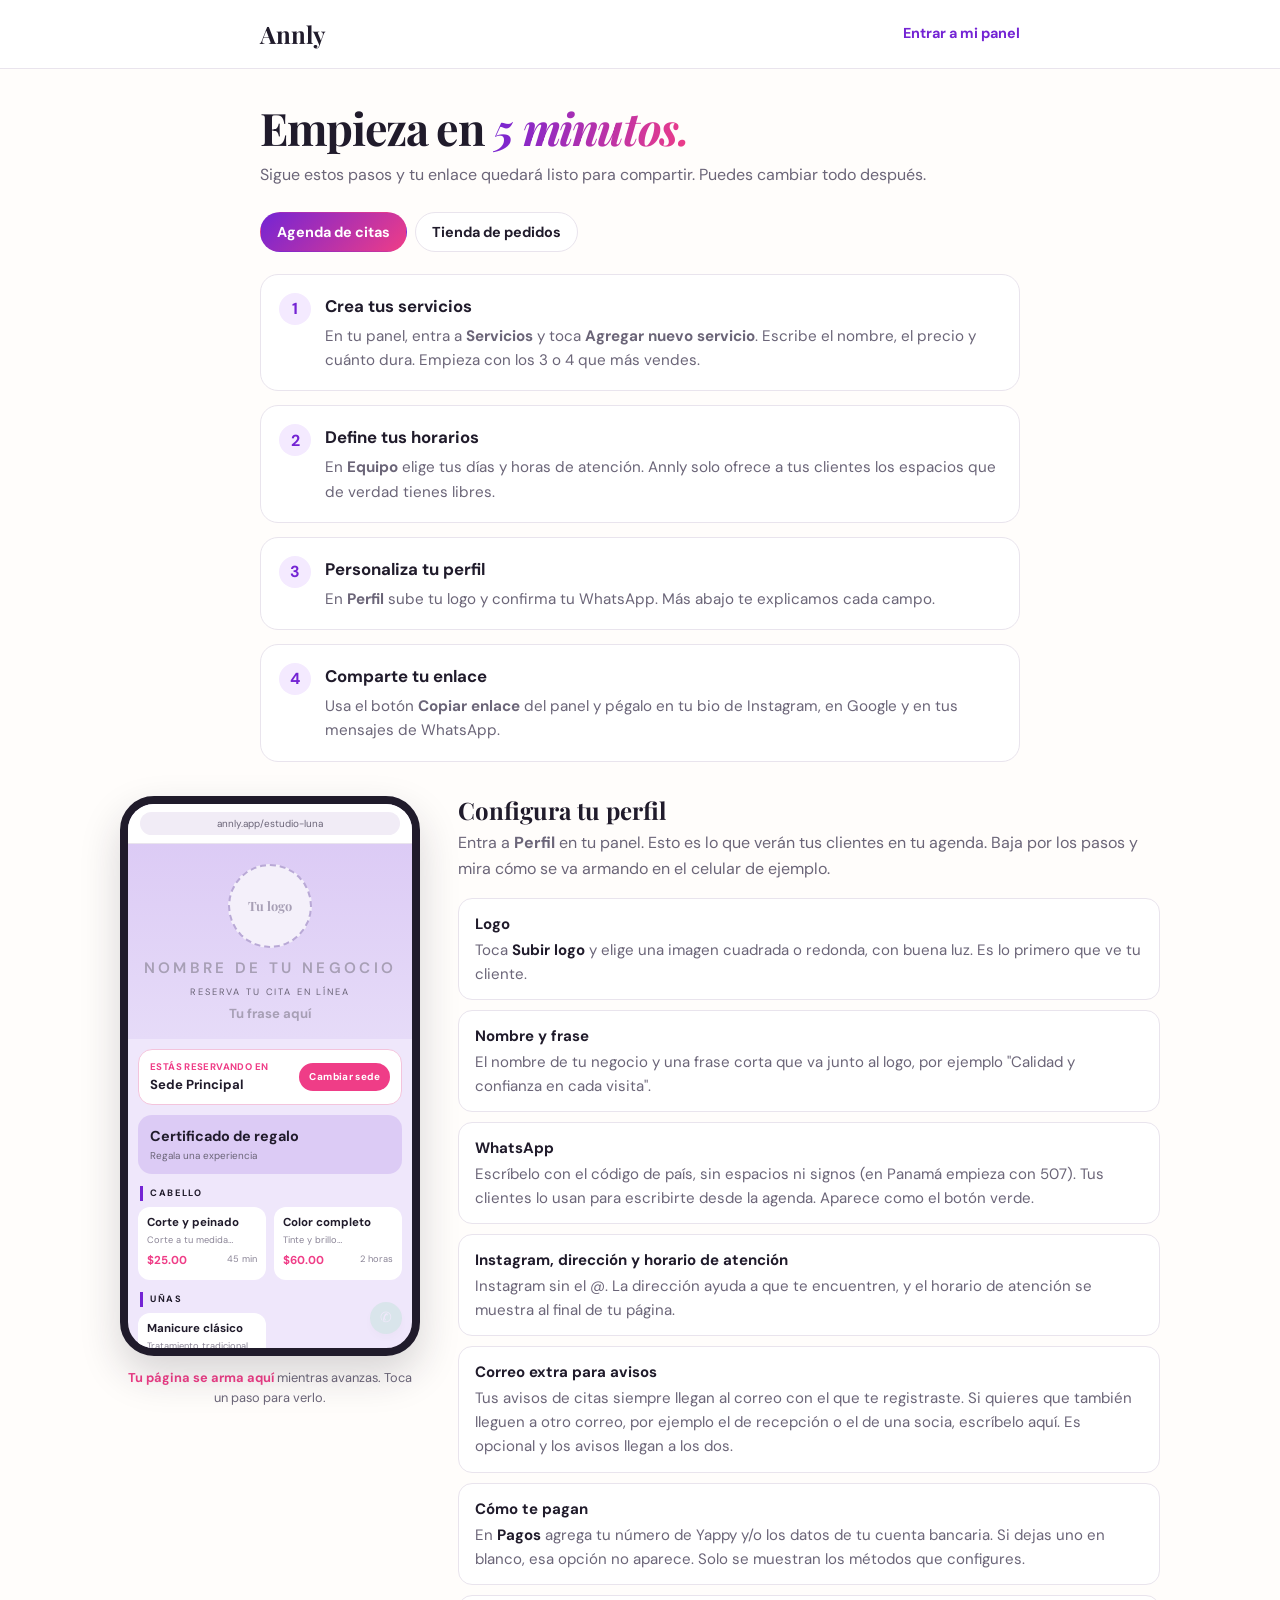
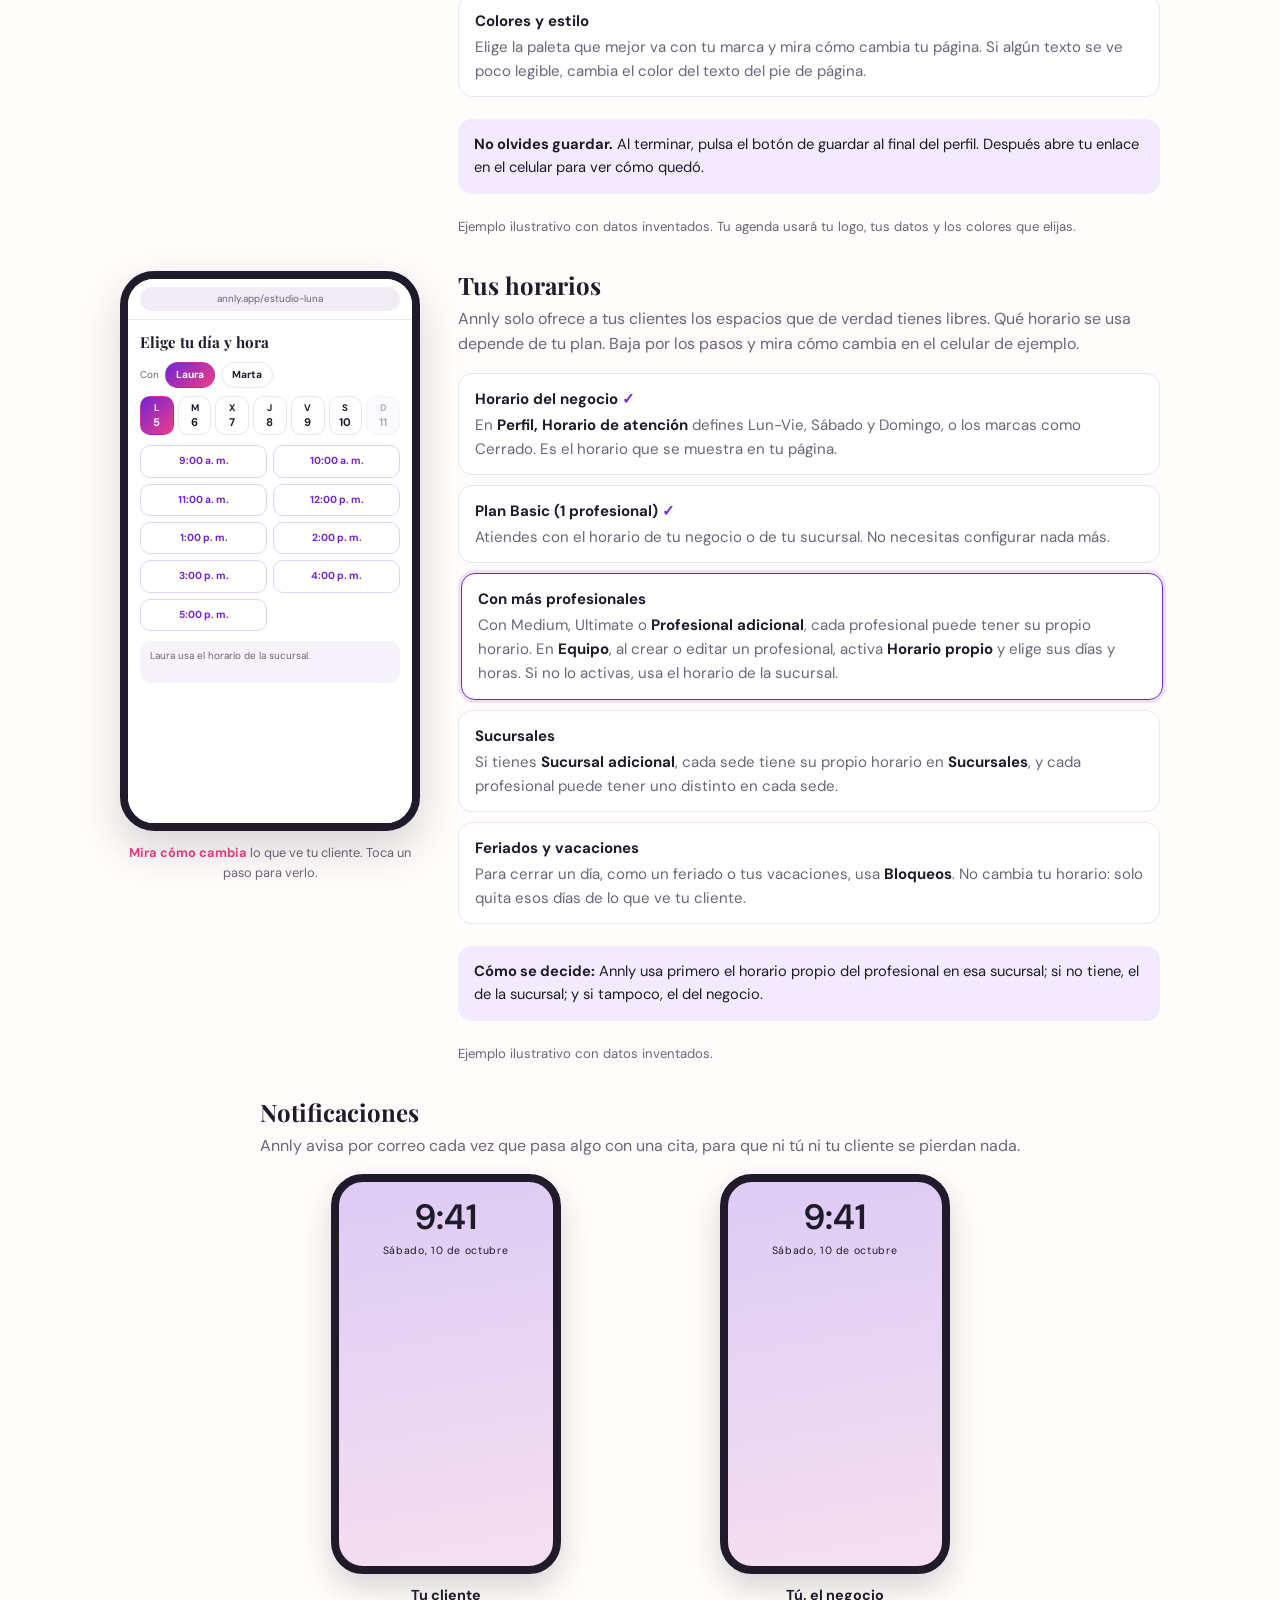
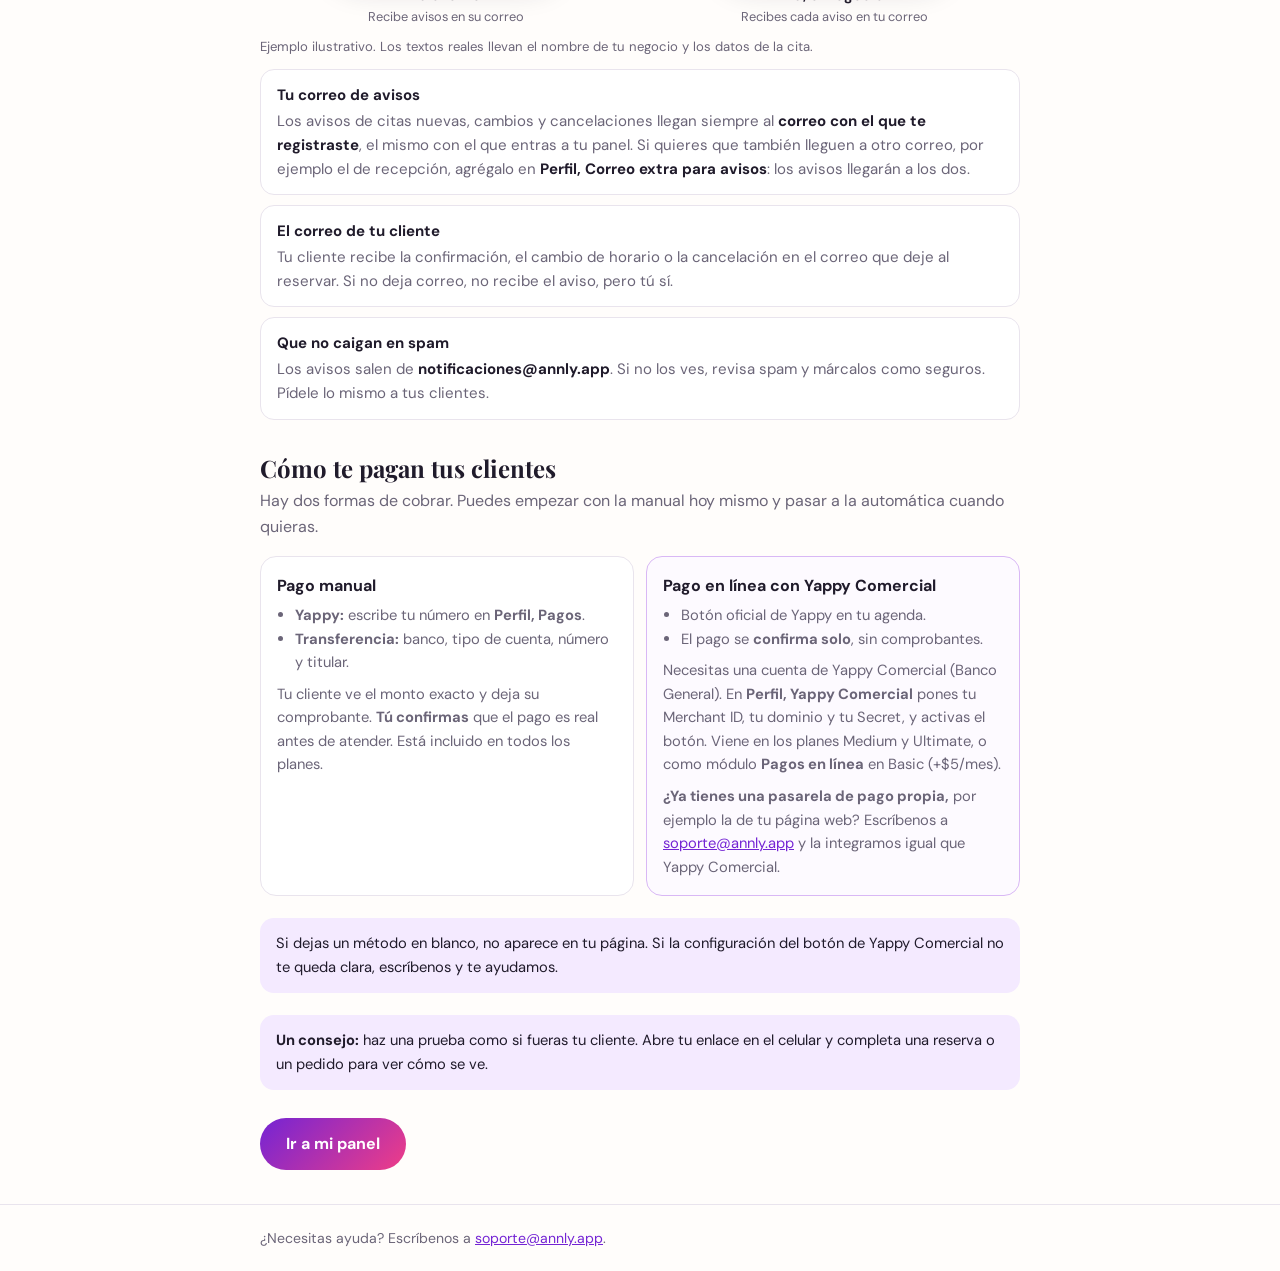
<file: guia.html>
<!DOCTYPE html>
<html lang="es">
<head>
<meta charset="UTF-8"/>
<meta name="viewport" content="width=device-width, initial-scale=1.0"/>
<title>Guía rápida — Annly</title>
<meta name="description" content="Crea tus servicios o carga tus productos en Annly en 5 minutos."/>
<link href="https://fonts.googleapis.com/css2?family=DM+Sans:wght@400;500;600;700&family=Playfair+Display:ital,wght@0,600;0,700;1,600&display=swap" rel="stylesheet"/>
<style>
*{box-sizing:border-box;margin:0;padding:0}
:root{--ink:#201b2b;--muted:#6b6578;--line:#e9e4ed;--lilac:#f4eaff;--purple:#7424d4;--pink:#ef3d87}
body{font:16px/1.6 'DM Sans',sans-serif;color:var(--ink);background:#fffdfb}
.wrap{width:min(760px,calc(100% - 32px));margin:auto}
header{padding:18px 0;border-bottom:1px solid var(--line);background:#fff}
header .wrap{display:flex;justify-content:space-between;align-items:center}
header a.logo{font:700 1.5rem 'Playfair Display',serif;color:var(--ink);text-decoration:none}
header a.panel{font-weight:700;font-size:.9rem;color:var(--purple);text-decoration:none}
h1{font:700 clamp(2rem,5vw,2.8rem)/1.1 'Playfair Display',serif;letter-spacing:-.03em;margin:34px 0 10px}
h1 em{font-style:italic;background:linear-gradient(100deg,var(--purple),var(--pink));-webkit-background-clip:text;background-clip:text;color:transparent}
.lead{color:var(--muted);margin-bottom:24px}
.tabs{display:flex;gap:8px;margin-bottom:22px}
.tabs button{font:700 .9rem 'DM Sans',sans-serif;border:1.5px solid var(--line);background:#fff;color:var(--ink);padding:10px 16px;border-radius:999px;cursor:pointer}
.tabs button.on{background:linear-gradient(135deg,var(--purple),var(--pink));color:#fff;border-color:transparent}
ol.pasos{list-style:none;counter-reset:p;display:grid;gap:14px}
ol.pasos li{counter-increment:p;position:relative;background:#fff;border:1px solid var(--line);border-radius:18px;padding:18px 18px 18px 64px}
ol.pasos li::before{content:counter(p);position:absolute;left:18px;top:18px;width:32px;height:32px;border-radius:50%;background:var(--lilac);color:var(--purple);font-weight:700;display:grid;place-items:center}
ol.pasos h3{font-size:1.05rem;margin-bottom:4px}
ol.pasos p{color:var(--muted);font-size:.95rem}
h2{font:700 1.5rem/1.2 'Playfair Display',serif;margin:34px 0 6px}h2+p{color:var(--muted);margin-bottom:16px}
.campos{display:grid;gap:10px;margin-bottom:6px}.campos div{background:#fff;border:1px solid var(--line);border-radius:14px;padding:13px 16px;font-size:.94rem}.campos b{display:block;color:var(--ink);margin-bottom:2px}.campos span{color:var(--muted)}
.mock{display:grid;grid-template-columns:300px 1fr;gap:26px;align-items:start;margin:18px 0 8px}
.phone{position:relative;background:#fff;border:8px solid #201b2b;border-radius:34px;overflow:hidden;box-shadow:0 18px 40px rgba(32,27,43,.18);background:#efe7fb}
.phone{height:560px;display:flex;flex-direction:column}
.ph-bar{flex:none;background:#fff;padding:8px 12px;text-align:center;border-bottom:1px solid #e9e4ed}.ph-bar span{display:block;background:#f1ecf6;border-radius:99px;padding:4px 10px;font-size:.62rem;color:#6b6578}
.ph-scroll{flex:1;overflow-y:auto;overscroll-behavior:contain;scrollbar-width:thin;scrollbar-color:#cdbbe8 transparent;-webkit-overflow-scrolling:touch}
.ph-scroll::-webkit-scrollbar{width:4px}.ph-scroll::-webkit-scrollbar-thumb{background:#cdbbe8;border-radius:4px}
.ph-hint{font-size:.78rem;color:var(--muted);text-align:center;margin-top:8px}
.ph-hero{position:relative;padding:20px 14px 16px;text-align:center;background:linear-gradient(180deg,#dccbf5,#e6dbf8)}
.ph-logo{width:84px;height:84px;border-radius:50%;margin:0 auto 10px;display:grid;place-items:center;background:#fff;box-shadow:0 0 0 6px rgba(124,58,237,.15);font:700 .8rem 'Playfair Display',serif;color:#8a6d3b;text-align:center;line-height:1.1}
.ph-name{font:600 .95rem 'DM Sans',sans-serif;letter-spacing:.22em;text-transform:uppercase;color:#201b2b}
.ph-sub{font-size:.58rem;letter-spacing:.2em;color:#6b6578;margin:7px 0 6px;text-transform:uppercase}
.ph-tag{font:700 .82rem/1.25 'DM Sans',sans-serif;background:linear-gradient(100deg,#ef3d87,#7424d4);-webkit-background-clip:text;background-clip:text;color:transparent}
.ph-card{margin:10px 10px 0;background:#fff;border:1px solid #f3c4dc;border-radius:14px;padding:9px 11px;display:flex;justify-content:space-between;align-items:center;gap:8px;font-size:.6rem;color:#ef3d87;font-weight:700;letter-spacing:.04em}
.ph-card b{display:block;color:#201b2b;font-size:.82rem;letter-spacing:0}
.ph-card i{font-style:normal;background:#ef3d87;color:#fff;border-radius:99px;padding:6px 10px;font-size:.62rem;white-space:nowrap}
.ph-cert{margin:10px 10px 0;background:#dccbf5;border-radius:14px;padding:10px 12px;font-size:.62rem;color:#6b6578}.ph-cert b{display:block;color:#201b2b;font-size:.9rem}
.ph-cat{margin:12px 12px 6px;font-size:.58rem;letter-spacing:.18em;font-weight:700;color:#201b2b;border-left:3px solid #7424d4;padding-left:7px;text-transform:uppercase}
.ph-grid{display:grid;grid-template-columns:1fr 1fr;gap:8px;margin:0 10px}
.ph-svc{background:#fff;border-radius:12px;padding:9px}
.ph-svc b{display:block;font-size:.72rem;line-height:1.2;color:#201b2b}.ph-svc small{display:block;color:#8a8496;font-size:.58rem;margin:3px 0 5px}
.ph-svc em{font-style:normal;display:flex;justify-content:space-between;font-size:.72rem;font-weight:700;color:#ef3d87}.ph-svc em span{font-weight:400;color:#8a8496;font-size:.58rem}
.ph-ig{margin:14px auto 4px;width:max-content;background:#e6dbf8;border-radius:99px;padding:7px 14px;font-size:.66rem;font-weight:600}
.ph-foot{background:#f7f3fb;margin-top:10px;padding:10px 12px 14px;text-align:center;font-size:.6rem;color:#6b6578}
.ph-foot .t{letter-spacing:.14em;text-transform:uppercase;font-size:.55rem;margin-bottom:8px}
.ph-cols{display:grid;grid-template-columns:1fr 1fr;gap:8px}.ph-cols b{display:block;letter-spacing:.14em;text-transform:uppercase;font-size:.52rem;color:#201b2b;margin-bottom:3px}
.ph-wa{position:absolute;right:10px;bottom:14px;z-index:4;width:32px;height:32px;border-radius:50%;background:#25d366;display:grid;place-items:center;color:#fff;font-size:.9rem;box-shadow:0 4px 10px rgba(0,0,0,.2)}
.ph-n{position:absolute;z-index:3;width:18px;height:18px;border-radius:50%;background:#ef3d87;color:#fff;font:700 .66rem 'DM Sans',sans-serif;display:grid;place-items:center;box-shadow:0 0 0 2px #fff}
.mk{display:inline-grid;place-items:center;width:18px;height:18px;border-radius:50%;background:var(--pink);color:#fff;font:700 .68rem 'DM Sans',sans-serif;vertical-align:middle;margin-right:4px}
.leyenda{display:grid;gap:10px;font-size:.93rem}.leyenda div{display:flex;gap:9px}.leyenda span.t{color:var(--muted)}
.ejemplo{display:inline-block;font-size:.72rem;font-weight:700;letter-spacing:.06em;color:var(--muted);margin-bottom:6px}
.pagos{display:grid;grid-template-columns:1fr 1fr;gap:12px;margin:14px 0}.pagos article{background:#fff;border:1px solid var(--line);border-radius:16px;padding:16px}.pagos article h3{font-size:1rem;margin-bottom:6px}.pagos article.on{border-color:#d9b8f5;background:#fdfaff}.pagos ul{padding-left:18px;color:var(--muted);font-size:.92rem}.pagos p{font-size:.92rem;color:var(--muted)}
@media(max-width:640px){.mock{grid-template-columns:1fr}.phone{max-width:300px;margin:auto}.pagos{grid-template-columns:1fr}}
.nt{display:grid;grid-template-columns:1fr 1fr;gap:18px;margin:16px 0 8px}
.nt figure{text-align:center}.nt figcaption{font-weight:700;font-size:.9rem;margin-top:10px}.nt figcaption span{display:block;font-weight:400;color:var(--muted);font-size:.8rem}
.nt-phone{width:230px;height:400px;margin:auto;border:8px solid #201b2b;border-radius:32px;background:linear-gradient(170deg,#dccbf5,#f6dff0);overflow:hidden;position:relative;box-shadow:0 14px 30px rgba(32,27,43,.18);padding:18px 10px;text-align:left}
.nt-time{text-align:center;color:#201b2b;margin-bottom:14px}.nt-time b{display:block;font:600 2.2rem/1 'DM Sans',sans-serif}.nt-time small{font-size:.66rem;letter-spacing:.06em}
.nt-card{background:rgba(255,255,255,.94);border-radius:14px;padding:9px 11px;margin-bottom:8px;box-shadow:0 6px 14px rgba(32,27,43,.12);opacity:0;transform:translateY(16px)}
.nt-card .a{display:flex;align-items:center;gap:6px;font-size:.58rem;color:#6b6578;margin-bottom:3px;text-transform:uppercase;letter-spacing:.06em}.nt-card .a i{width:14px;height:14px;border-radius:4px;background:linear-gradient(135deg,#7424d4,#ef3d87);display:inline-block}
.nt-card b{display:block;font-size:.74rem;line-height:1.25;color:#201b2b}.nt-card span.p{display:block;font-size:.66rem;color:#6b6578;margin-top:2px}
.nt-c1{animation:ntA 14s ease-in-out infinite}.nt-c2{animation:ntB 14s ease-in-out infinite}
@keyframes ntA{0%,4%{opacity:0;transform:translateY(16px)}10%,90%{opacity:1;transform:none}96%,100%{opacity:0;transform:translateY(-6px)}}
@keyframes ntB{0%,34%{opacity:0;transform:translateY(16px)}40%,90%{opacity:1;transform:none}96%,100%{opacity:0;transform:translateY(-6px)}}
@media (prefers-reduced-motion:reduce){.nt-card{animation:none!important;opacity:1;transform:none}}
@media(max-width:640px){.nt{grid-template-columns:1fr}}
body{overflow-x:clip}
.live{display:grid;grid-template-columns:300px 1fr;gap:38px;width:min(1040px,calc(100vw - 32px));position:relative;left:50%;margin:34px 0 10px calc(min(1040px,calc(100vw - 32px)) / -2);align-items:start}
.live-left{position:sticky;top:24px}
.live-left .phone{height:560px}
.live-hint{font-size:.8rem;color:var(--muted);text-align:center;margin-top:12px}.live-hint b{color:var(--pink)}
.live-body h2:first-child{margin-top:0}
.live .campos div[data-step]{cursor:pointer;transition:border-color .25s,box-shadow .25s,transform .25s}
.live .campos div[data-step].act{border-color:var(--purple);box-shadow:0 0 0 3px rgba(116,36,212,.12);transform:translateX(3px)}
.live .campos div[data-step].done > b::after{content:" \2713";color:var(--purple)}
.live-phone{--h1:#dccbf5;--h2:#e6dbf8;--ac:#ef3d87;--ac2:#7424d4;--bg:#efe7fb}
.live-phone[data-theme="1"]{--h1:#bfe9df;--h2:#d9f3ed;--ac:#0f9d8a;--ac2:#0b6e63;--bg:#e8f6f2}
.live-phone[data-theme="2"]{--h1:#f7d9bd;--h2:#fbeadb;--ac:#d9480f;--ac2:#a63a0b;--bg:#fdf3ea}
.live-phone[data-theme="3"]{--h1:#f9c9dc;--h2:#fde3ee;--ac:#c2185b;--ac2:#880e4f;--bg:#fdeef4}
.live-phone,.live-phone *{transition:background-color .5s,color .5s,border-color .5s,opacity .45s,transform .45s}
.live-phone{background:var(--bg)}
.live-phone .ph-hero{background:linear-gradient(180deg,var(--h1),var(--h2))}
.live-phone .ph-tag{background:linear-gradient(100deg,var(--ac),var(--ac2));-webkit-background-clip:text;background-clip:text}
.live-phone .ph-card{color:var(--ac)}.live-phone .ph-card i{background:var(--ac)}
.live-phone .ph-svc em{color:var(--ac)}.live-phone .ph-cat{border-left-color:var(--ac2)}
.live-phone .ph-cert{background:var(--h1)}.live-phone .ph-ig{background:var(--h2)}
.live-phone .ph-chip{margin:8px 10px 0;background:#fff;border-radius:99px;padding:6px 10px;font-size:.6rem;color:var(--ac2);font-weight:700;text-align:center}
.live-phone .ph-pay{margin:10px 12px 0;background:#fff;border-radius:12px;padding:8px 10px;font-size:.62rem;color:#6b6578;text-align:center}.live-phone .ph-pay em{font-style:normal;display:inline-block;margin:3px 3px 0;padding:3px 9px;border-radius:99px;background:var(--h2);color:var(--ac2);font-weight:700}
.live-phone .ph-name.off,.live-phone .ph-tag.off{color:#a79fb5;-webkit-text-fill-color:#a79fb5;background:none}
.live-phone .ph-logo.off{border:2px dashed #b9a9d6;background:#f4f0fa;color:#a79fb5;box-shadow:none}
.live-phone .ph-wa.off,.live-phone .ph-ig.off,.live-phone .ph-pay.off,.live-phone .ph-chip.off{opacity:.1}
.live-phone .ph-cols.off{opacity:.15;filter:grayscale(1)}
.ph-toast{position:absolute;left:10px;right:10px;top:46px;z-index:6;background:#201b2b;color:#fff;font-size:.62rem;line-height:1.35;padding:9px 11px;border-radius:12px;opacity:0;transform:translateY(-8px);pointer-events:none;box-shadow:0 8px 18px rgba(0,0,0,.25)}.ph-toast.on{opacity:1;transform:none}
@media(max-width:860px){.live{display:block;width:auto;left:0;margin:28px 0 8px}.live-left{top:0;z-index:8;background:#fffdfb;padding:8px 0 10px;margin-bottom:10px;box-shadow:0 8px 10px -8px rgba(32,27,43,.2)}.live-left .phone{height:250px;width:210px;margin:auto;border-width:6px;border-radius:26px}.live-hint{display:none}.hz-title{display:none}.hz-body{padding:8px 8px 6px}.hz-slots{min-height:0}.hz-slots span:nth-child(n+5){display:none}.hz-cap{min-height:0;margin-top:6px}.hz-days{margin:4px 0 6px}.live-phone .ph-hero{padding-top:12px}.live-phone .ph-logo{width:64px;height:64px}}
.hz-body{flex:1;padding:12px 12px 14px;background:#fff;overflow:hidden}
.hz-title{font:700 .95rem 'Playfair Display',serif;margin-bottom:10px;color:#201b2b}
.hz-row{display:flex;align-items:center;gap:6px;margin-bottom:8px;font-size:.62rem;color:#6b6578;flex-wrap:wrap}
.hz-row i{font-style:normal;border:1.5px solid #e9e4ed;border-radius:99px;padding:4px 10px;font-weight:700;color:#201b2b;font-size:.64rem;transition:all .35s}
.hz-row i.on{background:linear-gradient(135deg,var(--purple),var(--pink));border-color:transparent;color:#fff}
.hz-days{display:grid;grid-template-columns:repeat(7,1fr);gap:4px;margin:6px 0 10px}
.hz-days b{display:block;text-align:center;border-radius:10px;border:1.5px solid #e9e4ed;padding:5px 0;font-size:.6rem;line-height:1.3;color:#201b2b;transition:all .35s}
.hz-days b small{display:block;font-size:.7rem;font-weight:700}
.hz-days b.sel{background:linear-gradient(135deg,var(--purple),var(--pink));border-color:transparent;color:#fff}
.hz-days b.off{opacity:.35;background:#f4f1f7}
.hz-days b.block{background:#fde8ef;border-color:#f6b5cc;color:#b4476b}
.hz-slots{display:grid;grid-template-columns:1fr 1fr;gap:6px;min-height:150px;align-content:start}
.hz-slots span{border:1.5px solid #e1d3f3;border-radius:10px;padding:7px 4px;text-align:center;font-size:.64rem;font-weight:700;color:var(--purple);animation:hzIn .35s both}
.hz-slots span small{display:block;font-weight:400;color:#6b6578;font-size:.54rem}
.hz-slots span.full{opacity:.4;background:#f4f1f7;color:#8a8496;border-color:#e9e4ed;text-decoration:line-through}
.hz-slots em{grid-column:1/-1;font-style:normal;text-align:center;font-size:.68rem;color:#b4476b;background:#fde8ef;border-radius:10px;padding:12px 8px}
@keyframes hzIn{from{opacity:0;transform:translateY(6px)}to{opacity:1;transform:none}}
.hz-cap{margin-top:10px;font-size:.62rem;line-height:1.4;color:#6b6578;background:#f7f3fb;border-radius:10px;padding:8px 10px;min-height:42px}
.live-phone.hz{background:#fff}
.tip{background:var(--lilac);border-radius:14px;padding:14px 16px;margin:22px 0;font-size:.92rem}
.cta{display:inline-block;background:linear-gradient(135deg,var(--purple),var(--pink));color:#fff;text-decoration:none;font-weight:700;padding:13px 26px;border-radius:999px;margin:6px 0 34px}
footer{border-top:1px solid var(--line);padding:22px 0;color:var(--muted);font-size:.88rem}
footer a{color:var(--purple)}
[hidden]{display:none!important}
</style>
</head>
<body>
<header><div class="wrap"><a class="logo" href="/">Annly</a><a class="panel" href="admin.html">Entrar a mi panel</a></div></header>
<main class="wrap">
  <h1>Empieza en <em>5 minutos.</em></h1>
  <p class="lead">Sigue estos pasos y tu enlace quedará listo para compartir. Puedes cambiar todo después.</p>
  <div class="tabs" role="tablist"><button class="on" data-t="citas" role="tab">Agenda de citas</button><button data-t="pedidos" role="tab">Tienda de pedidos</button></div>

  <ol class="pasos" data-p="citas">
    <li><h3>Crea tus servicios</h3><p>En tu panel, entra a <b>Servicios</b> y toca <b>Agregar nuevo servicio</b>. Escribe el nombre, el precio y cuánto dura. Empieza con los 3 o 4 que más vendes.</p></li>
    <li><h3>Define tus horarios</h3><p>En <b>Equipo</b> elige tus días y horas de atención. Annly solo ofrece a tus clientes los espacios que de verdad tienes libres.</p></li>
    <li><h3>Personaliza tu perfil</h3><p>En <b>Perfil</b> sube tu logo y confirma tu WhatsApp. Más abajo te explicamos cada campo.</p></li>
    <li><h3>Comparte tu enlace</h3><p>Usa el botón <b>Copiar enlace</b> del panel y pégalo en tu bio de Instagram, en Google y en tus mensajes de WhatsApp.</p></li>
  </ol>

  <ol class="pasos" data-p="pedidos" hidden>
    <li><h3>Sube tus productos</h3><p>En tu panel, entra a <b>Catálogo</b> y agrega cada producto con foto, nombre y precio. Suma extras como tarjetas o globos si los ofreces.</p></li>
    <li><h3>Configura la entrega</h3><p>En <b>Zonas de entrega</b> define tus zonas con su costo de envío. Si también haces retiro en tienda, actívalo.</p></li>
    <li><h3>Define franjas y cupos</h3><p>En <b>Franjas de entrega</b> indica los horarios y cuántos pedidos puedes preparar en cada una.</p></li>
    <li><h3>Comparte tu enlace</h3><p>Copia el enlace de tu tienda y compártelo en Instagram, Google y WhatsApp.</p></li>
  </ol>

  <section data-p="citas">
<div class="live" data-live>
      <div class="live-left"><div class="phone live-phone" data-theme="0" aria-label="Vista previa que se arma mientras avanzas">
        <div class="ph-toast" data-from="correo" data-only>Aviso enviado a tu correo y a recepcion@estudioluna.com</div>
        <div class="ph-bar"><span>annly.app/estudio-luna</span></div>
        <div class="ph-scroll">
          <div class="ph-hero"><div class="ph-logo off" data-from="logo" data-ph="Tu logo" data-on="EL">Tu logo</div><div class="ph-name off" data-from="nombre" data-ph="Nombre de tu negocio" data-on="Estudio Luna">Nombre de tu negocio</div><div class="ph-sub">Reserva tu cita en línea</div><div class="ph-tag off" data-from="nombre" data-ph="Tu frase aquí" data-on="Cuidamos tu estilo, a tu ritmo.">Tu frase aquí</div></div>
          <div class="ph-card"><div>ESTÁS RESERVANDO EN<b>Sede Principal</b></div><i>Cambiar sede</i></div>
          <div class="ph-cert"><b>Certificado de regalo</b>Regala una experiencia</div>
          <div class="ph-cat">Cabello</div>
          <div class="ph-grid"><div class="ph-svc"><b>Corte y peinado</b><small>Corte a tu medida…</small><em>$25.00<span>45 min</span></em></div><div class="ph-svc"><b>Color completo</b><small>Tinte y brillo…</small><em>$60.00<span>2 horas</span></em></div></div>
          <div class="ph-cat">Uñas</div>
          <div class="ph-grid"><div class="ph-svc"><b>Manicure clásico</b><small>Tratamiento tradicional…</small><em>$15.00<span>30 min</span></em></div></div>
          <div class="ph-ig off" data-from="ig">Instagram · @estudioluna</div>
          <div class="ph-foot"><div class="ph-cols off" data-from="ig"><div><b>Ubicación</b>Calle 50, Obarrio<br>Local 12</div><div><b>Horario</b>Lun-Vie 9AM-6PM<br>Sáb 9AM-2PM</div></div></div>
          <div class="ph-pay off" data-from="pagos">Formas de pago<br><em>Yappy</em><em>Transferencia</em></div>
          
          <div style="height:46px"></div>
        </div>
        <div class="ph-wa off" data-from="wa">&#9990;</div>
      </div>
      <p class="live-hint"><b>Tu página se arma aquí</b> mientras avanzas. Toca un paso para verlo.</p></div>
      <div class="live-body">
    <h2>Configura tu perfil</h2>
    <p>Entra a <b>Perfil</b> en tu panel. Esto es lo que verán tus clientes en tu agenda. Baja por los pasos y mira cómo se va armando en el celular de ejemplo.</p>
    <div class="campos">
      <div data-step="logo" data-go="top"><b>Logo</b><span>Toca <b style="display:inline">Subir logo</b> y elige una imagen cuadrada o redonda, con buena luz. Es lo primero que ve tu cliente.</span></div>
      <div data-step="nombre" data-go="top"><b>Nombre y frase</b><span>El nombre de tu negocio y una frase corta que va junto al logo, por ejemplo "Calidad y confianza en cada visita".</span></div>
      <div data-step="wa" data-go="top"><b>WhatsApp</b><span>Escríbelo con el código de país, sin espacios ni signos (en Panamá empieza con 507). Tus clientes lo usan para escribirte desde la agenda. Aparece como el botón verde.</span></div>
      <div data-step="ig" data-go="bottom"><b>Instagram, dirección y horario de atención</b><span>Instagram sin el @. La dirección ayuda a que te encuentren, y el horario de atención se muestra al final de tu página.</span></div>
      <div data-step="correo" data-go="top"><b>Correo extra para avisos</b><span>Tus avisos de citas siempre llegan al correo con el que te registraste. Si quieres que también lleguen a otro correo, por ejemplo el de recepción o el de una socia, escríbelo aquí. Es opcional y los avisos llegan a los dos.</span></div>
      <div data-step="pagos" data-go="bottom"><b>Cómo te pagan</b><span>En <b style="display:inline">Pagos</b> agrega tu número de Yappy y/o los datos de tu cuenta bancaria. Si dejas uno en blanco, esa opción no aparece. Solo se muestran los métodos que configures.</span></div>
      <div data-step="colores" data-go="top"><b>Colores y estilo</b><span>Elige la paleta que mejor va con tu marca y mira cómo cambia tu página. Si algún texto se ve poco legible, cambia el color del texto del pie de página.</span></div>
    </div>
    <div class="tip"><b>No olvides guardar.</b> Al terminar, pulsa el botón de guardar al final del perfil. Después abre tu enlace en el celular para ver cómo quedó.</div>
    <p style="font-size:.82rem;color:var(--muted)">Ejemplo ilustrativo con datos inventados. Tu agenda usará tu logo, tus datos y los colores que elijas.</p>
      </div>
    </div>

<div class="live" data-live="hz-citas">
      <div class="live-left"><div class="phone live-phone hz" aria-label="Vista previa de la disponibilidad">
        <div class="ph-bar"><span>annly.app/estudio-luna</span></div>
        <div class="hz-body"><div class="hz-title">Elige tu día y hora</div><div class="hz-rows"></div><div class="hz-days"></div><div class="hz-slots"></div><div class="hz-cap"></div></div>
      </div>
      <p class="live-hint"><b>Mira cómo cambia</b> lo que ve tu cliente. Toca un paso para verlo.</p></div>
      <div class="live-body">
    <h2>Tus horarios</h2>
    <p>Annly solo ofrece a tus clientes los espacios que de verdad tienes libres. Qué horario se usa depende de tu plan. Baja por los pasos y mira cómo cambia en el celular de ejemplo.</p>
    <div class="campos">
      <div data-step="negocio"><b>Horario del negocio</b><span>En <b style="display:inline">Perfil, Horario de atención</b> defines Lun-Vie, Sábado y Domingo, o los marcas como Cerrado. Es el horario que se muestra en tu página.</span></div>
      <div data-step="basic"><b>Plan Basic (1 profesional)</b><span>Atiendes con el horario de tu negocio o de tu sucursal. No necesitas configurar nada más.</span></div>
      <div data-step="mas"><b>Con más profesionales</b><span>Con Medium, Ultimate o <b style="display:inline">Profesional adicional</b>, cada profesional puede tener su propio horario. En <b style="display:inline">Equipo</b>, al crear o editar un profesional, activa <b style="display:inline">Horario propio</b> y elige sus días y horas. Si no lo activas, usa el horario de la sucursal.</span></div>
      <div data-step="suc"><b>Sucursales</b><span>Si tienes <b style="display:inline">Sucursal adicional</b>, cada sede tiene su propio horario en <b style="display:inline">Sucursales</b>, y cada profesional puede tener uno distinto en cada sede.</span></div>
      <div data-step="bloqueos"><b>Feriados y vacaciones</b><span>Para cerrar un día, como un feriado o tus vacaciones, usa <b style="display:inline">Bloqueos</b>. No cambia tu horario: solo quita esos días de lo que ve tu cliente.</span></div>
    </div>
    <div class="tip"><b>Cómo se decide:</b> Annly usa primero el horario propio del profesional en esa sucursal; si no tiene, el de la sucursal; y si tampoco, el del negocio.</div>
    <p style="font-size:.82rem;color:var(--muted)">Ejemplo ilustrativo con datos inventados.</p>
      </div>
    </div>
    <h2>Notificaciones</h2>
    <p>Annly avisa por correo cada vez que pasa algo con una cita, para que ni tú ni tu cliente se pierdan nada.</p>
    <div class="nt">
      <figure><div class="nt-phone" aria-hidden="true"><div class="nt-time"><b>9:41</b><small>Sábado, 10 de octubre</small></div>
        <div class="nt-card nt-c1"><div class="a"><i></i>Correo · Estudio Luna</div><b>Tu cita ha sido confirmada</b><span class="p">Te esperamos el sábado a las 10:00 a. m.</span></div>
        <div class="nt-card nt-c2"><div class="a"><i></i>Correo · Estudio Luna</div><b>Tu cita cambió de horario</b><span class="p">Ahora es el domingo a las 11:00 a. m.</span></div></div>
        <figcaption>Tu cliente<span>Recibe avisos en su correo</span></figcaption></figure>
      <figure><div class="nt-phone" aria-hidden="true"><div class="nt-time"><b>9:41</b><small>Sábado, 10 de octubre</small></div>
        <div class="nt-card nt-c1"><div class="a"><i></i>Correo · Annly</div><b>Nueva cita agendada: Andrea M.</b><span class="p">Sábado 10:00 a. m. · Corte y peinado</span></div>
        <div class="nt-card nt-c2"><div class="a"><i></i>Correo · Annly</div><b>Cita reprogramada: Andrea M.</b><span class="p">Ahora el domingo 11:00 a. m.</span></div></div>
        <figcaption>Tú, el negocio<span>Recibes cada aviso en tu correo</span></figcaption></figure>
    </div>
    <p style="font-size:.82rem;color:var(--muted);margin-bottom:12px">Ejemplo ilustrativo. Los textos reales llevan el nombre de tu negocio y los datos de la cita.</p>
    <div class="campos">
      <div><b>Tu correo de avisos</b><span>Los avisos de citas nuevas, cambios y cancelaciones llegan siempre al <b style="display:inline">correo con el que te registraste</b>, el mismo con el que entras a tu panel. Si quieres que también lleguen a otro correo, por ejemplo el de recepción, agrégalo en <b style="display:inline">Perfil, Correo extra para avisos</b>: los avisos llegarán a los dos.</span></div>
      <div><b>El correo de tu cliente</b><span>Tu cliente recibe la confirmación, el cambio de horario o la cancelación en el correo que deje al reservar. Si no deja correo, no recibe el aviso, pero tú sí.</span></div>
      <div><b>Que no caigan en spam</b><span>Los avisos salen de <b style="display:inline">notificaciones@annly.app</b>. Si no los ves, revisa spam y márcalos como seguros. Pídele lo mismo a tus clientes.</span></div>
    </div>
    <h2>Cómo te pagan tus clientes</h2>
    <p>Hay dos formas de cobrar. Puedes empezar con la manual hoy mismo y pasar a la automática cuando quieras.</p>
    <div class="pagos">
      <article><h3>Pago manual</h3><ul><li><b>Yappy:</b> escribe tu número en <b>Perfil, Pagos</b>.</li><li><b>Transferencia:</b> banco, tipo de cuenta, número y titular.</li></ul><p style="margin-top:8px">Tu cliente ve el monto exacto y deja su comprobante. <b>Tú confirmas</b> que el pago es real antes de atender. Está incluido en todos los planes.</p></article>
      <article class="on"><h3>Pago en línea con Yappy Comercial</h3><ul><li>Botón oficial de Yappy en tu agenda.</li><li>El pago se <b>confirma solo</b>, sin comprobantes.</li></ul><p style="margin-top:8px">Necesitas una cuenta de Yappy Comercial (Banco General). En <b>Perfil, Yappy Comercial</b> pones tu Merchant ID, tu dominio y tu Secret, y activas el botón. Viene en los planes Medium y Ultimate, o como módulo <b>Pagos en línea</b> en Basic (+$5/mes).</p><p style="margin-top:8px"><b>¿Ya tienes una pasarela de pago propia,</b> por ejemplo la de tu página web? Escríbenos a <a href="mailto:soporte@annly.app" style="color:var(--purple)">soporte@annly.app</a> y la integramos igual que Yappy Comercial.</p></article>
    </div>
    <div class="tip">Si dejas un método en blanco, no aparece en tu página. Si la configuración del botón de Yappy Comercial no te queda clara, escríbenos y te ayudamos.</div>
  </section>
  <section data-p="pedidos" hidden>
<div class="live" data-live>
      <div class="live-left"><div class="phone live-phone" data-theme="0" aria-label="Vista previa que se arma mientras avanzas">
        <div class="ph-toast" data-from="correo" data-only>Aviso enviado a tu correo y a pedidos@floresdelvalle.com</div>
        <div class="ph-bar"><span>annly.app/flores-del-valle</span></div>
        <div class="ph-scroll">
          <div class="ph-hero"><div class="ph-logo off" data-from="logo" data-ph="Tu logo" data-on="FV">Tu logo</div><div class="ph-name off" data-from="nombre" data-ph="Nombre de tu negocio" data-on="Flores del Valle">Nombre de tu negocio</div><div class="ph-sub">Haz tu pedido en línea</div><div class="ph-tag off" data-from="nombre" data-ph="Tu frase aquí" data-on="Detalles que dicen más que mil palabras.">Tu frase aquí</div></div>
          <div class="ph-card"><div>RECIBE TU PEDIDO<b>Retiro o domicilio</b></div><i>Elegir</i></div>
          <div class="ph-cat">Ramos</div>
          <div class="ph-grid"><div class="ph-svc"><b>Ramo de rosas</b><small>Docena de rosas…</small><em>$45.00<span>Hoy</span></em></div><div class="ph-svc"><b>Caja floral</b><small>Arreglo en caja…</small><em>$60.00<span>24 h</span></em></div></div>
          <div class="ph-cat">Extras</div>
          <div class="ph-grid"><div class="ph-svc"><b>Globo y tarjeta</b><small>Dedicatoria incluida</small><em>+$8.00<span></span></em></div></div>
          <div class="ph-ig off" data-from="wa">Instagram · @floresdelvalle</div>
          <div class="ph-foot"><div class="ph-cols off" data-from="dir"><div><b>Retiro</b>Calle 50, Obarrio<br>Local 12</div><div><b>Entregas</b>Lun-Sáb<br>9:00 a 12:00 · 2:00 a 6:00</div></div></div>
          <div class="ph-pay off" data-from="pagos">Formas de pago<br><em>Yappy</em><em>Transferencia</em></div>
          <div class="ph-chip off" data-from="tiempos">Pedidos con 24 h de anticipación</div>
          <div style="height:46px"></div>
        </div>
        <div class="ph-wa off" data-from="wa">&#9990;</div>
      </div>
      <p class="live-hint"><b>Tu página se arma aquí</b> mientras avanzas. Toca un paso para verlo.</p></div>
      <div class="live-body">
    <h2>Configura tu tienda</h2>
    <p>Entra a <b>Configuración</b> en tu panel. Esto es lo que verán tus clientes en tu tienda. Baja por los pasos y mira cómo se va armando en el celular de ejemplo.</p>
    <div class="campos">
      <div data-step="logo" data-go="top"><b>Nombre, frase y logo</b><span>El nombre de tu negocio, una frase corta y tu logo, para que tu tienda se vea con tu marca.</span></div>
      <div data-step="wa" data-go="bottom"><b>WhatsApp e Instagram</b><span>El WhatsApp con código de país y sin signos (en Panamá empieza con 507). Instagram sin el @.</span></div>
      <div data-step="dir" data-go="bottom"><b>Dirección de la tienda</b><span>Se usa cuando el cliente elige retirar su pedido.</span></div>
      <div data-step="pagos" data-go="bottom"><b>Cómo te pagan</b><span>Agrega tu número de Yappy y/o tu cuenta bancaria. Solo se muestran los métodos que configures.</span></div>
      <div data-step="correo" data-go="top"><b>Correo para avisos de pedidos</b><span>El correo donde quieres recibir cada pedido nuevo.</span></div>
      <div data-step="tiempos" data-go="bottom"><b>Tiempos del pedido</b><span>El tiempo mínimo de preparación y las horas que das al cliente para confirmar el pago.</span></div>
    </div>
    <div class="tip"><b>No olvides guardar.</b> Después abre el enlace de tu tienda en el celular y haz un pedido de prueba para ver cómo se ve.</div>
    <p style="font-size:.82rem;color:var(--muted)">Ejemplo ilustrativo con datos inventados.</p>
      </div>
    </div>
<div class="live" data-live="hz-tienda">
      <div class="live-left"><div class="phone live-phone hz" aria-label="Vista previa de la disponibilidad">
        <div class="ph-bar"><span>annly.app/flores-del-valle</span></div>
        <div class="hz-body"><div class="hz-title">¿Para cuándo?</div><div class="hz-rows"></div><div class="hz-days"></div><div class="hz-slots"></div><div class="hz-cap"></div></div>
      </div>
      <p class="live-hint"><b>Mira cómo cambia</b> lo que ve tu cliente. Toca un paso para verlo.</p></div>
      <div class="live-body">
    <h2>Entregas y horarios</h2>
    <p>En <b>Entregas y horarios</b> defines cuándo y cómo recibe el cliente su pedido. Baja por los pasos y mira cómo cambia en el celular de ejemplo.</p>
    <div class="campos">
      <div data-step="modos"><b>Retiro y domicilio</b><span>Activa <b style="display:inline">Retiro en tienda</b>, <b style="display:inline">Entrega a domicilio</b> o ambos. Para domicilio, crea tus <b style="display:inline">zonas</b> con su costo de envío.</span></div>
      <div data-step="franjas"><b>Franjas de entrega</b><span>Cada franja es un horario de entrega o retiro, por ejemplo de 9:00 a 12:00, con el número de pedidos que puedes atender en ella. Cuando se llena, deja de ofrecerse.</span></div>
      <div data-step="fechas"><b>Fechas sin pedidos</b><span>Bloquea feriados o días que no trabajas con <b style="display:inline">Bloquear fecha</b>.</span></div>
      <div data-step="antelacion"><b>Anticipación</b><span>En <b style="display:inline">Configuración</b> defines el tiempo mínimo de preparación y cuántos días hacia adelante pueden pedir tus clientes.</span></div>
    </div>
    <p style="font-size:.82rem;color:var(--muted)">Ejemplo ilustrativo con datos inventados.</p>
      </div>
    </div>
    <h2>Notificaciones</h2>
    <p>Cada pedido nuevo te llega por correo, y tu cliente recibe su aviso.</p>
    <div class="nt">
      <figure><div class="nt-phone" aria-hidden="true"><div class="nt-time"><b>9:41</b><small>Jueves, 2 de octubre</small></div>
        <div class="nt-card nt-c1"><div class="a"><i></i>Correo · Flores del Valle</div><b>Recibimos tu pedido #000012</b><span class="p">Entrega viernes · 9:00 a. m.</span></div>
        <div class="nt-card nt-c2"><div class="a"><i></i>Correo · Flores del Valle</div><b>Tu pedido está confirmado</b><span class="p">Gracias por tu compra</span></div></div>
        <figcaption>Tu cliente<span>Recibe avisos por correo y WhatsApp</span></figcaption></figure>
      <figure><div class="nt-phone" aria-hidden="true"><div class="nt-time"><b>9:41</b><small>Jueves, 2 de octubre</small></div>
        <div class="nt-card nt-c1"><div class="a"><i></i>Correo · Annly</div><b>Nuevo pedido #000012</b><span class="p">Entrega viernes 9:00 a. m. · a domicilio</span></div>
        <div class="nt-card nt-c2"><div class="a"><i></i>Correo · Annly</div><b>Pago por confirmar</b><span class="p">Revisa el comprobante en tu panel</span></div></div>
        <figcaption>Tú, el negocio<span>Recibes cada pedido en tu correo</span></figcaption></figure>
    </div>
    <p style="font-size:.82rem;color:var(--muted);margin-bottom:12px">Ejemplo ilustrativo. Los textos reales pueden variar.</p>
    <div class="campos">
      <div><b>Correo para avisos de pedidos</b><span>En <b style="display:inline">Configuración</b> escribe el correo donde quieres recibir cada pedido nuevo. Si lo dejas vacío, llegan al <b style="display:inline">correo con el que te registraste</b>, el mismo con el que entras a tu panel.</span></div>
      <div><b>Tu cliente</b><span>Recibe el aviso de su pedido por correo y por WhatsApp, con los datos que dejó al comprar.</span></div>
    </div>
    <h2>Cómo te pagan tus clientes</h2>
    <div class="pagos">
      <article><h3>Yappy</h3><p>Escribe tu número de Yappy en <b>Configuración</b>. El cliente ve el monto y deja su comprobante.</p></article>
      <article><h3>Transferencia bancaria</h3><p>Agrega banco, tipo y número de cuenta y titular. Es opcional.</p></article>
    </div>
    <div class="tip">Tú confirmas cada pago revisando el comprobante, antes de preparar el pedido. Si quieres recibir un anticipo, define el <b>abono</b> en Configuración: el cliente aparta pagando una parte y el resto al recibir.</div>
  </section>
  <div class="tip"><b>Un consejo:</b> haz una prueba como si fueras tu cliente. Abre tu enlace en el celular y completa una reserva o un pedido para ver cómo se ve.</div>
  <a class="cta" href="admin.html">Ir a mi panel</a>
</main>
<footer><div class="wrap">¿Necesitas ayuda? Escríbenos a <a href="mailto:soporte@annly.app">soporte@annly.app</a>.</div></footer>
<script>
(function(){
  var b=document.querySelectorAll('.tabs button');
  function ver(t){b.forEach(function(x){x.classList.toggle('on',x.dataset.t===t)});document.querySelectorAll('[data-p]').forEach(function(o){o.hidden=o.dataset.p!==t})}
  b.forEach(function(x){x.addEventListener('click',function(){ver(x.dataset.t)})});
  if(/tipo=pedidos/.test(location.search))ver('pedidos');
})();

(function(){
  var vm=window.matchMedia&&matchMedia('(prefers-reduced-motion: reduce)').matches;
  function hh(h){var p=h%12||12;return p+':00 '+(h>=12?'p. m.':'a. m.')}
  function rng(a,b){var r=[];for(var h=a;h<b;h++)r.push({t:hh(h)});return r}
  function draw(ph,c){
    var rows='';(c.rows||[]).forEach(function(r){rows+='<div class="hz-row"><span>'+r.l+'</span>'+r.items.map(function(x,k){return '<i class="'+(k===r.sel?'on':'')+'">'+x+'</i>'}).join('')+'</div>'});
    ph.querySelector('.hz-rows').innerHTML=rows;
    ph.querySelector('.hz-days').innerHTML=c.days.map(function(d,k){return '<b class="'+(d[2]||'')+(k===c.sel?' sel':'')+'">'+d[0]+'<small>'+d[1]+'</small></b>'}).join('');
    var sl=ph.querySelector('.hz-slots');
    sl.innerHTML=c.msg?'<em>'+c.msg+'</em>':c.slots.map(function(x,k){return '<span class="'+(x.full?'full':'')+'" style="animation-delay:'+(k*35)+'ms">'+x.t+(x.sub?'<small>'+x.sub+'</small>':'')+'</span>'}).join('');
    ph.querySelector('.hz-cap').textContent=c.cap;
  }
  var SEM=[['L',5],['M',6],['X',7],['J',8],['V',9],['S',10],['D',11]];
  function dias(abiertos,bloq){return SEM.map(function(d,k){return [d[0],d[1],bloq&&bloq.indexOf(k)>=0?'block':(abiertos.indexOf(k)>=0?'':'off')]})}
  function loop(live,fn,ms){var n=0;fn(n++);live._t=setInterval(function(){fn(n++)},ms)}
  var H={
    'hz-citas':function(i,k,ph,live){
      var NEG=function(sel){return {sel:sel,days:dias([0,1,2,3,4,5]),slots:sel===5?rng(9,14):rng(9,18)}};
      if(k==='basic'){var c=NEG(0);c.rows=[{l:'Con',items:['Laura'],sel:0}];c.cap='Plan Basic: 1 profesional, con el horario del negocio.';draw(ph,c);return}
      if(k==='mas'){loop(live,function(n){var m=n%2===1,c;
        if(m){c={sel:1,days:dias([1,3]),slots:rng(12,20),cap:'Marta tiene horario propio: solo martes y jueves, de 12 a 8 PM.'}}
        else{c=NEG(0);c.cap='Laura usa el horario de la sucursal.'}
        c.rows=[{l:'Con',items:['Laura','Marta'],sel:m?1:0}];draw(ph,c)},2400);return}
      if(k==='suc'){loop(live,function(n){var m=n%2===1,c;
        if(m){c={sel:0,days:dias([0,1,2,3,4,5]),slots:rng(10,19),cap:'Costa del Este atiende de lunes a sábado, de 10 AM a 7 PM.'}}
        else{c=NEG(0);c.cap='Sede Principal: lunes a viernes, de 9 AM a 6 PM.'}
        c.rows=[{l:'Sede',items:['Principal','Costa del Este'],sel:m?1:0}];draw(ph,c)},2400);return}
      if(k==='bloqueos'){draw(ph,{rows:[{l:'Sede',items:['Principal','Costa del Este'],sel:0}],sel:3,days:dias([0,1,2,3,4,5],[3]),msg:'Jueves 8: día bloqueado (feriado). Tus clientes no pueden reservar.',slots:[],cap:'Con Bloqueos cierras uno o varios días sin tocar tu horario.'});return}
      loop(live,function(n){var s=n%2===1?5:0;var c=NEG(s);c.cap=s===5?'Sábado: 9 AM a 2 PM.':'Lunes a viernes: 9 AM a 6 PM. Domingo cerrado.';draw(ph,c)},2400);
    },
    'hz-tienda':function(i,k,ph,live){
      var DIAS=[['Hoy',6],['Mié',7],['Jue',8],['Vie',9],['Sáb',10],['Dom',11],['Lun',12]];
      var dd=function(o){return DIAS.map(function(d,j){return [d[0],d[1],o[j]||'']})};
      if(k==='franjas'){loop(live,function(n){var q=n%3;
        draw(ph,{rows:[{l:'Entrega',items:['Retiro','Domicilio'],sel:1}],sel:3,days:dd(['','','','','','','']),slots:[{t:'9:00 a 12:00',sub:'Quedan '+(q===2?1:3)+' cupos'},{t:'2:00 a 6:00',sub:q===2?'Agotada':'Quedan '+(q===1?1:2)+' cupos',full:q===2}],cap:q===2?'La franja se llenó: ya no se ofrece.':'Cada franja tiene su cupo de pedidos.'})},2200);return}
      if(k==='fechas'){draw(ph,{rows:[{l:'Entrega',items:['Retiro','Domicilio'],sel:1}],sel:3,days:dd(['','','','','block','','']),slots:[{t:'9:00 a 12:00',sub:'Quedan 3 cupos'},{t:'2:00 a 6:00',sub:'Quedan 2 cupos'}],cap:'Sábado 10: sin pedidos (feriado). No se puede elegir.'});return}
      if(k==='antelacion'){draw(ph,{rows:[{l:'Entrega',items:['Retiro','Domicilio'],sel:1}],sel:3,days:dd(['off','off','','','','','']),slots:[{t:'9:00 a 12:00',sub:'Quedan 3 cupos'},{t:'2:00 a 6:00',sub:'Quedan 2 cupos'}],cap:'Tiempo mínimo de preparación: 48 h. Hoy y mañana no están disponibles.'});return}
      loop(live,function(n){var dom=n%2===1;
        draw(ph,{rows:[{l:'Entrega',items:['Retiro','Domicilio'],sel:dom?1:0}].concat(dom?[{l:'Zona',items:['Obarrio $3','Costa del Este $5'],sel:0}]:[]),sel:3,days:dd(['','','','','','','']),slots:[{t:'9:00 a 12:00',sub:'Quedan 3 cupos'},{t:'2:00 a 6:00',sub:'Quedan 2 cupos'}],cap:dom?'Domicilio: el envío se suma según la zona.':'Retiro en tienda: sin costo de envío.'})},2400)
    }
  };
  document.querySelectorAll('[data-live]').forEach(function(live){
    var cards=[].slice.call(live.querySelectorAll('[data-step]')),keys=cards.map(function(c){return c.dataset.step});
    var phone=live.querySelector('.live-phone'),sc=live.querySelector('.ph-scroll');
    var els=[].slice.call(phone.querySelectorAll('[data-from]'));
    var cur=-2,timer=null,iColor=keys.indexOf('colores');
    function theme(){
      if(iColor<0)return;
      if(cur<iColor){phone.dataset.theme='0';clearInterval(timer);timer=null;return}
      if(cur===iColor&&!timer&&!vm){var t=0;timer=setInterval(function(){t=(t+1)%4;phone.dataset.theme=String(t)},1500);phone.dataset.theme='1'}
      if(cur===iColor&&vm)phone.dataset.theme='3';
      if(cur>iColor&&timer){clearInterval(timer);timer=null}
    }
    function render(i){
      if(i===cur)return;cur=i;
      els.forEach(function(el){
        var k=keys.indexOf(el.dataset.from),only=el.hasAttribute('data-only');
        var on=only?i===k:(k>=0&&i>=k);
        if(only){el.classList.toggle('on',on)}else{el.classList.toggle('off',!on)}
        if(el.dataset.ph!==undefined)el.textContent=on?el.dataset.on:el.dataset.ph;
      });
      cards.forEach(function(c,j){c.classList.toggle('act',j===i);c.classList.toggle('done',j<i)});
      if(i>=0&&sc){sc.scrollTo({top:cards[i].dataset.go==='bottom'?sc.scrollHeight:0,behavior:vm?'auto':'smooth'})}
      theme();
      clearInterval(live._t);
      if(H[live.dataset.live])H[live.dataset.live](i,keys[i],phone,live);
    }
    function onScroll(){
      if(!live.offsetParent)return;
      var r=live.getBoundingClientRect(),vh=window.innerHeight;
      if(r.bottom<0||r.top>vh)return;
      var i=-1;cards.forEach(function(c,j){if(c.getBoundingClientRect().top<vh*0.55)i=j});
      render(i);
    }
    var tick=false;window.addEventListener('scroll',function(){if(!tick){tick=true;requestAnimationFrame(function(){tick=false;onScroll()})}},{passive:true});
    window.addEventListener('resize',onScroll);
    cards.forEach(function(c,j){c.addEventListener('click',function(){render(j)})});
    document.querySelectorAll('.tabs button').forEach(function(b){b.addEventListener('click',function(){setTimeout(onScroll,50)})});
    render(-1);onScroll();
  });
})();
</script>
</body>
</html>
</file>
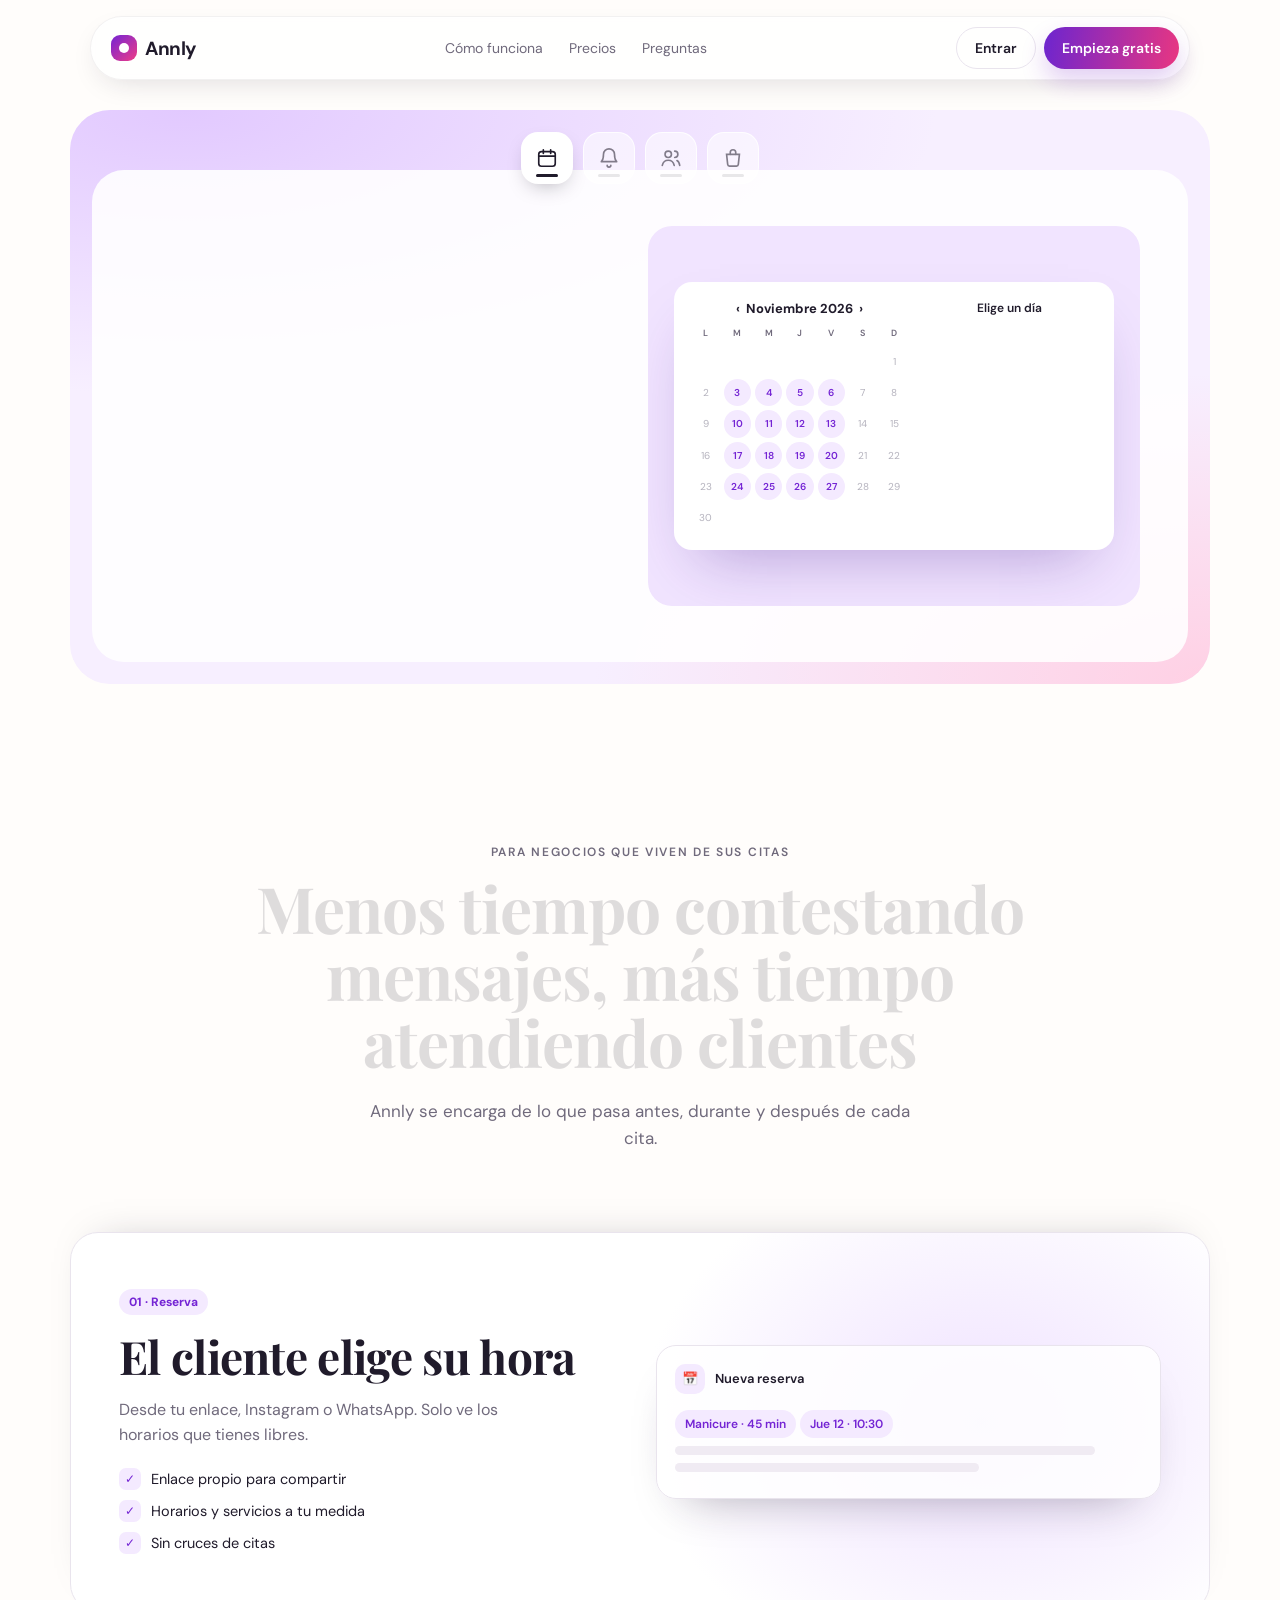
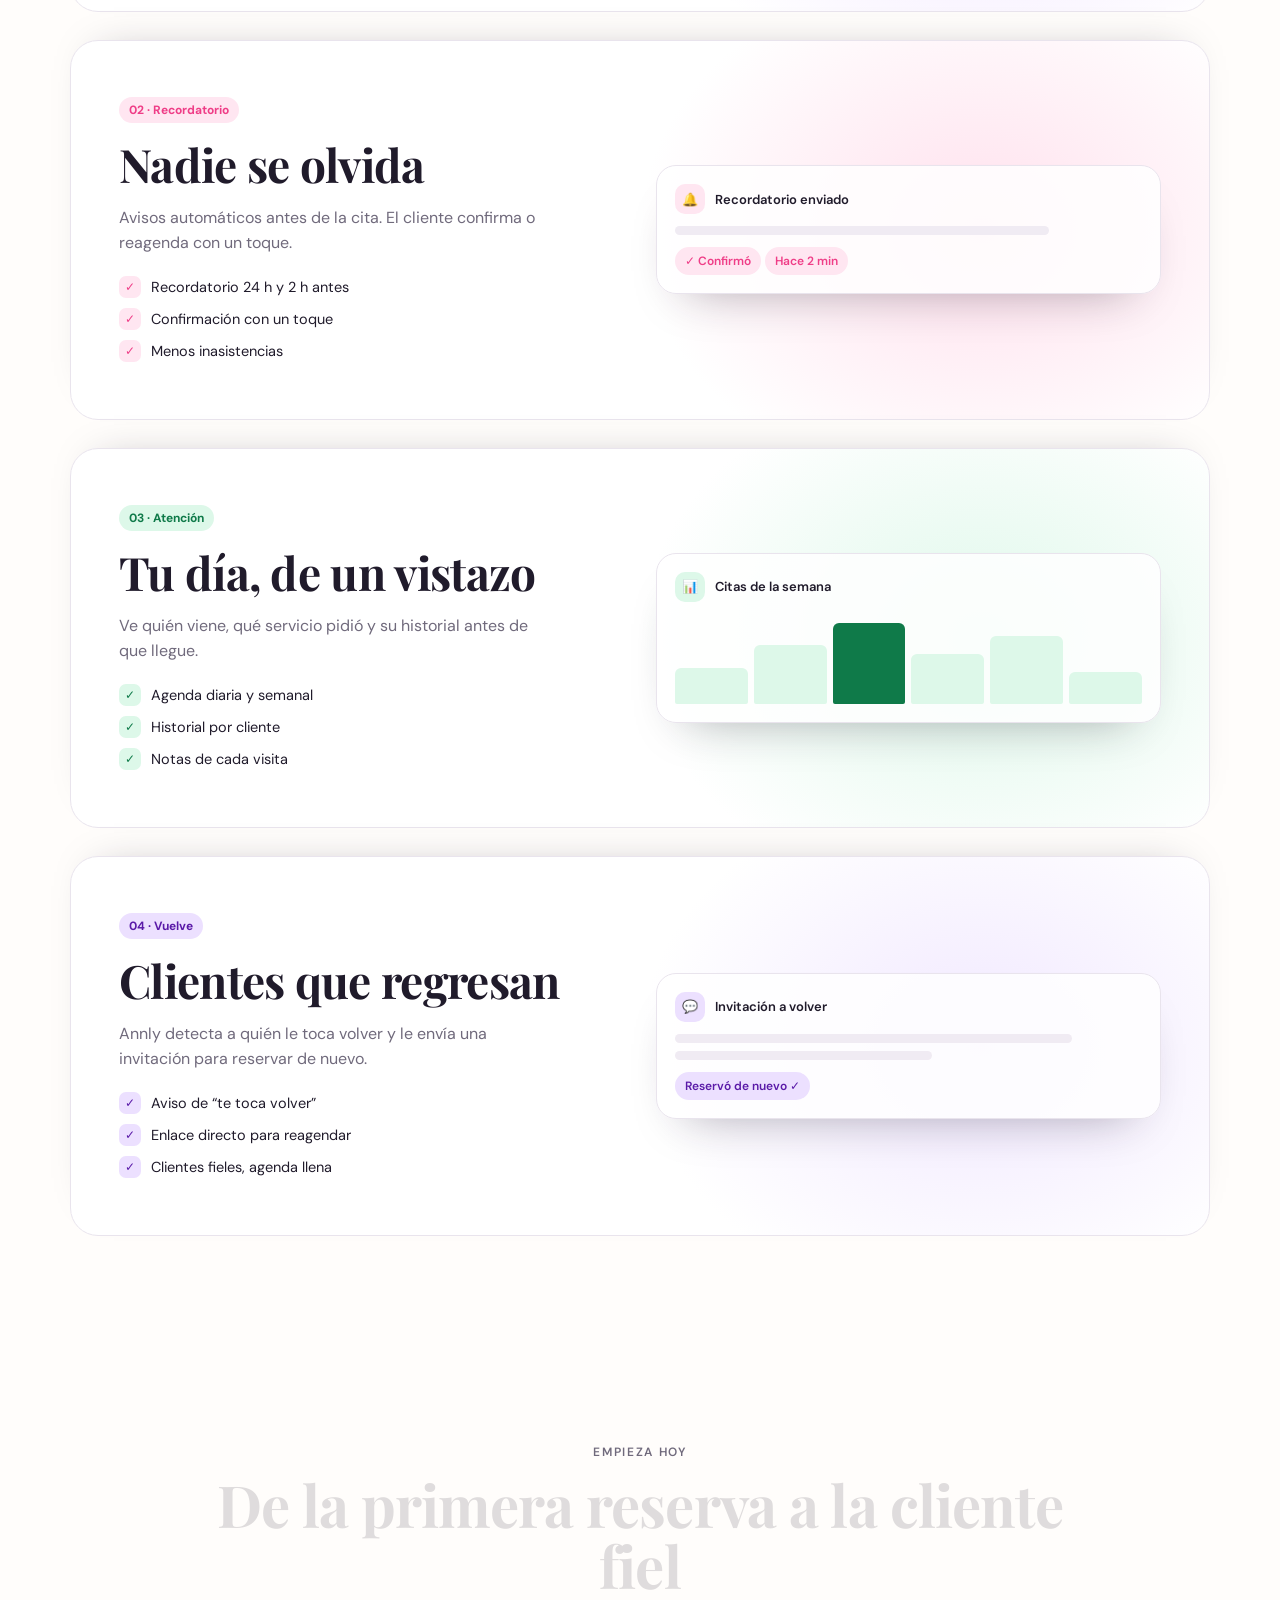
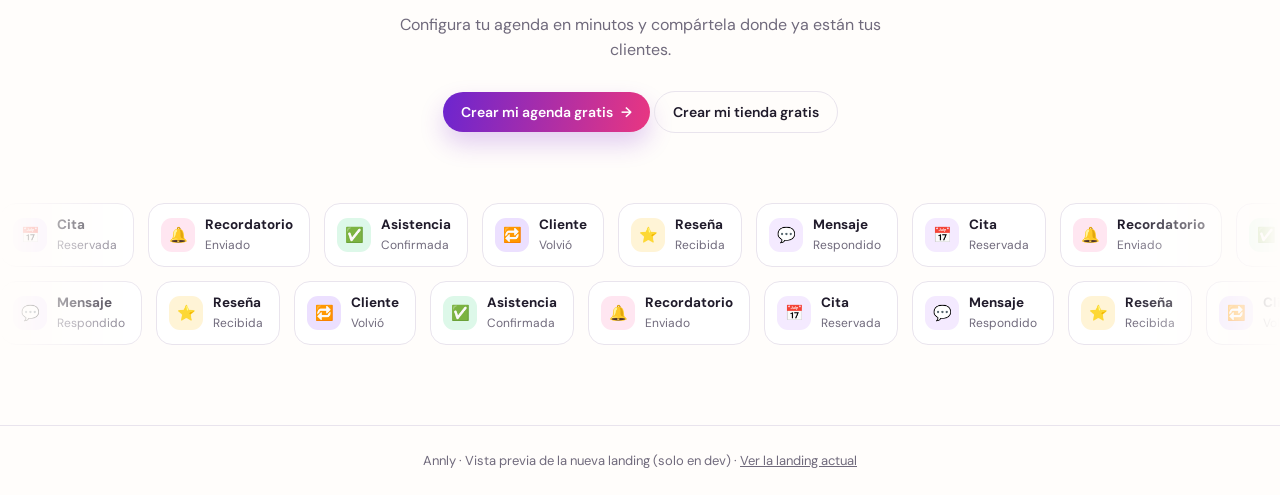
<file: landing-nueva.html>
<!doctype html>
<html lang="es">
<head>
<meta charset="utf-8">
<meta name="viewport" content="width=device-width, initial-scale=1">
<meta name="robots" content="noindex,nofollow">
<link rel="icon" href="logo-annly-v2.png">
<title>Annly — Landing con la paleta de Annly (prototipo)</title>
<link rel="preconnect" href="https://fonts.googleapis.com">
<link href="https://fonts.googleapis.com/css2?family=DM+Sans:wght@400;500;600;700&family=Playfair+Display:ital,wght@0,600;0,700;1,600;1,700&display=swap" rel="stylesheet">
<style>
:root{
  --bg:#fffdfb; --ink:#201b2b; --muted:#706a7c; --line:#e9e4ed; --card:#FFFFFF;
  --accent:#7424d4; --accent-soft:#f4eaff; --mint:#1f9d63; --mint-soft:#ddf8e9;
  --pink:#ef3d87; --pink-soft:#ffe6f1; --peach:#ef3d87; --peach-soft:#ffe6f1; --sky:#a56bff; --sky-soft:#ece0ff;
  --r:28px;
}
*{box-sizing:border-box;margin:0;padding:0}
html{scroll-behavior:smooth}
body{font-family:"DM Sans",system-ui,sans-serif;background:var(--bg);color:var(--ink);-webkit-font-smoothing:antialiased;overflow-x:hidden}
a{color:inherit;text-decoration:none}
.serif{font-family:"Playfair Display",Georgia,serif;font-weight:700;letter-spacing:-.015em}
.gradient{font-style:italic;background:linear-gradient(100deg,var(--accent),var(--pink));-webkit-background-clip:text;background-clip:text;color:transparent}
.wrap{max-width:1140px;margin:0 auto;padding:0 20px}

/* ---------- NAV en cápsula ---------- */
.nav{position:fixed;top:16px;left:16px;right:16px;z-index:50;display:flex;justify-content:center;transition:transform .4s cubic-bezier(.2,.8,.2,1)}
.nav-in{width:100%;max-width:1100px;display:flex;align-items:center;justify-content:space-between;gap:16px;padding:10px 10px 10px 20px;background:rgba(255,255,255,.72);backdrop-filter:blur(14px);-webkit-backdrop-filter:blur(14px);border:1px solid rgba(32,27,43,.06);border-radius:999px;box-shadow:0 1px 0 rgba(255,255,255,.8) inset,0 10px 30px -12px rgba(32,27,43,.18);transition:box-shadow .3s}
.nav.scrolled .nav-in{box-shadow:0 14px 40px -14px rgba(32,27,43,.28)}
.logo{display:flex;align-items:center;gap:8px;font-weight:700;font-size:19px;letter-spacing:-.02em}
.logo i{width:26px;height:26px;border-radius:9px;background:linear-gradient(135deg,#7424d4,#ef3d87);display:grid;place-items:center}
.logo i::after{content:"";width:10px;height:10px;border-radius:50%;background:#fff}
.links{display:flex;gap:26px;font-size:14px;color:var(--muted)}
.links a:hover{color:var(--ink)}
.btn{display:inline-flex;align-items:center;gap:8px;padding:11px 18px;border-radius:999px;font-weight:600;font-size:14px;background:var(--ink);color:#fff;transition:transform .2s,background .2s}
.btn:hover{transform:translateY(-1px);background:#000}
.btn:not(.ghost){background:linear-gradient(100deg,#6c25cf,#e93681);box-shadow:0 12px 24px rgba(123,36,206,.22)}
.btn:not(.ghost):hover{background:linear-gradient(100deg,#5f1fb8,#d62d72)}
.btn.ghost{background:transparent;color:var(--ink);border:1px solid var(--line)}
.arrow{display:inline-block;transition:transform .25s}
a:hover .arrow{transform:translateX(4px)}

/* ---------- HERO ---------- */
.hero{padding:110px 16px 40px}
.stage{position:relative;max-width:1140px;margin:0 auto;border-radius:40px;padding:22px;overflow:hidden;transition:background 0.8s}
.stage::before{content:"";position:absolute;inset:0;background:var(--grad);transition:opacity .8s;z-index:0}
.stage[data-t="0"]{--grad:radial-gradient(120% 90% at 10% 0%,#e2c9ff 0%,transparent 55%),radial-gradient(90% 90% at 100% 100%,#ffd0e4 0%,transparent 60%),#f7efff}
.stage[data-t="1"]{--grad:radial-gradient(120% 90% at 10% 0%,#ffc7de 0%,transparent 55%),radial-gradient(90% 90% at 100% 100%,#f1d5ff 0%,transparent 60%),#fff1f7}
.stage[data-t="2"]{--grad:radial-gradient(120% 90% at 10% 0%,#c4f2d9 0%,transparent 55%),radial-gradient(90% 90% at 100% 100%,#e5d5ff 0%,transparent 60%),#f0fbf5}
.stage[data-t="3"]{--grad:radial-gradient(120% 90% at 10% 0%,#ffd9b8 0%,transparent 55%),radial-gradient(90% 90% at 100% 100%,#e2c9ff 0%,transparent 60%),#fff6ef}
.tabs{position:relative;z-index:2;display:flex;justify-content:center;gap:10px;margin-bottom:-14px}
.tab{width:52px;height:52px;border-radius:17px;border:1px solid rgba(255,255,255,.8);background:rgba(255,255,255,.55);display:grid;place-items:center;cursor:pointer;transition:all .3s;position:relative}
.tab svg{width:22px;height:22px;stroke:var(--ink);opacity:.55;transition:opacity .3s}
.tab:hover svg{opacity:.9}
.tab.on{background:#fff;box-shadow:0 8px 20px -8px rgba(32,27,43,.35)}
.tab.on svg{opacity:1}
.tab .bar{position:absolute;bottom:6px;left:14px;right:14px;height:3px;border-radius:3px;background:rgba(32,27,43,.1);overflow:hidden}
.tab.on .bar::after{content:"";position:absolute;inset:0;background:var(--ink);transform-origin:left;animation:fill var(--dur,6s) linear forwards}
@keyframes fill{from{transform:scaleX(0)}to{transform:scaleX(1)}}
.panel{position:relative;z-index:1;background:rgba(255,255,255,.88);border-radius:32px;padding:56px 48px;display:grid;grid-template-columns:1fr 1.05fr;gap:40px;align-items:center;min-height:470px}
.eyebrow{display:inline-flex;align-items:center;gap:8px;font-size:13px;font-weight:600;color:var(--muted)}
.eyebrow b{width:22px;height:22px;border-radius:7px;display:grid;place-items:center;background:var(--accent-soft);color:var(--accent);font-size:12px}
.copy h1{font-size:clamp(38px,5vw,60px);line-height:1.02;margin:16px 0 16px}
.copy p{color:var(--muted);font-size:17px;line-height:1.55;max-width:440px}
.copy .cta{display:flex;gap:10px;margin-top:28px;flex-wrap:wrap}
.copy > *{transition:opacity .45s,transform .45s}
.copy.swap > *{opacity:0;transform:translateY(10px)}
.visual{position:relative;height:380px;border-radius:24px;background:var(--vbg,#E9ECFF);display:grid;place-items:center;overflow:hidden;transition:background .6s}
.scene{position:absolute;inset:0;display:grid;place-items:center;opacity:0;transform:scale(.97);transition:opacity .5s,transform .5s;pointer-events:none}
.scene.on{opacity:1;transform:none}

/* escena 1: agenda */
.cal{width:min(440px,92%);background:#fff;border-radius:18px;box-shadow:0 30px 60px -25px rgba(70,30,140,.35);display:grid;grid-template-columns:1.25fr 1fr;gap:16px;padding:18px}
.cal h4{font-size:13px;text-align:center;margin-bottom:10px}
.days{display:grid;grid-template-columns:repeat(7,1fr);gap:4px;font-size:10px;text-align:center}
.days span{aspect-ratio:1;display:grid;place-items:center;border-radius:50%;color:#B4B2BD}
.days .wd{color:var(--muted);font-weight:600;font-size:9px;aspect-ratio:auto;padding-bottom:4px}
.days .av{background:var(--accent-soft);color:var(--accent);font-weight:600;transition:all .3s}
.days .av.pick{background:var(--accent);color:#fff;transform:scale(1.12)}
.slots{display:flex;flex-direction:column;gap:7px}
.slots .d{font-size:12px;font-weight:600;text-align:center}
.slots .sd{font-size:10px;color:var(--muted);text-align:center;margin-bottom:4px}
.slot{font-size:11px;font-weight:600;padding:9px;border-radius:9px;border:1px solid #e6d3ff;color:var(--accent);text-align:center;opacity:0;transform:translateY(6px);transition:all .35s}
.slot.show{opacity:1;transform:none}
.slot.pick{background:var(--accent);color:#fff;border-color:var(--accent)}
.slot.ok{background:var(--mint);border-color:var(--mint);color:#fff}
.cursor{position:absolute;width:18px;height:18px;left:0;top:0;z-index:5;transition:transform .7s cubic-bezier(.5,0,.2,1),opacity .3s;filter:drop-shadow(0 2px 3px rgba(0,0,0,.25))}
.cursor.tap{animation:tap .3s}
@keyframes tap{50%{scale:.8}}

/* escena 2: recordatorio */
.phone{width:240px;height:330px;border-radius:34px;background:#201b2b;padding:10px;box-shadow:0 30px 60px -20px rgba(150,30,80,.45)}
.screen{height:100%;border-radius:26px;background:linear-gradient(#fff5f9,#fff);padding:30px 12px 12px;display:flex;flex-direction:column;gap:8px;overflow:hidden}
.bubble{max-width:85%;font-size:11.5px;line-height:1.4;padding:9px 11px;border-radius:14px;opacity:0;transform:translateY(8px) scale(.98);transition:all .4s}
.bubble.show{opacity:1;transform:none}
.bubble.in{background:#fff;border:1px solid var(--line);border-bottom-left-radius:4px}
.bubble.out{align-self:flex-end;background:var(--peach);color:#fff;border-bottom-right-radius:4px}
.bubble small{display:block;font-size:9px;opacity:.6;margin-top:3px}
.typing{display:flex;gap:3px;padding:10px 12px;background:#fff;border:1px solid var(--line);border-radius:14px;width:max-content;opacity:0;transition:opacity .3s}
.typing.show{opacity:1}
.typing i{width:5px;height:5px;border-radius:50%;background:#B9B5C0;animation:dot 1s infinite}
.typing i:nth-child(2){animation-delay:.15s}.typing i:nth-child(3){animation-delay:.3s}
@keyframes dot{40%{transform:translateY(-3px);background:var(--peach)}}

/* escena 3: clientes */
.crm{width:min(400px,92%);display:flex;flex-direction:column;gap:10px}
.row{display:flex;align-items:center;gap:12px;background:#fff;border-radius:14px;padding:12px 14px;box-shadow:0 12px 30px -18px rgba(20,100,70,.45);opacity:0;transform:translateX(-14px);transition:all .45s}
.row.show{opacity:1;transform:none}
.av-c{width:34px;height:34px;border-radius:50%;display:grid;place-items:center;font-weight:700;font-size:13px;color:#fff;flex:none}
.row div{flex:1;font-size:13px;font-weight:600}
.row div small{display:block;font-weight:400;color:var(--muted);font-size:11px}
.pill{font-size:10.5px;font-weight:600;padding:5px 9px;border-radius:999px;white-space:nowrap}


/* escena 4: tienda */
.shop{width:min(430px,94%);background:#fff;border-radius:18px;box-shadow:0 30px 60px -25px rgba(150,60,40,.35);padding:14px 14px 66px;position:relative}
.shop-hd{display:flex;align-items:center;justify-content:space-between;margin-bottom:12px}
.shop-hd b{font-size:13px}
.cart{display:inline-flex;align-items:center;gap:6px;font-size:11px;font-weight:700;color:var(--accent);background:var(--accent-soft);padding:6px 10px;border-radius:999px;transition:transform .3s}
.cart.pop{transform:scale(1.12)}
.cart span{background:var(--accent);color:#fff;border-radius:999px;min-width:16px;height:16px;display:grid;place-items:center;font-size:10px}
.grid4{display:grid;grid-template-columns:1fr 1fr;gap:10px}
.prod{border:1px solid var(--line);border-radius:14px;overflow:hidden;opacity:0;transform:translateY(8px);transition:all .4s}
.prod.show{opacity:1;transform:none}
.prod .im{height:44px;display:grid;place-items:center;font-size:22px}
.prod .tx{padding:8px 10px 10px;font-size:11.5px}
.prod .tx b{display:block;font-size:12px}
.prod .pr{display:flex;align-items:center;justify-content:space-between;margin-top:6px;color:var(--muted)}
.prod .add{font-size:10px;font-weight:700;padding:4px 8px;border-radius:999px;background:var(--accent-soft);color:var(--accent);transition:all .3s}
.prod.sel{border-color:var(--accent);box-shadow:0 0 0 2px #e6d3ff}
.prod.sel .add{background:var(--accent);color:#fff}
.order{position:absolute;left:12px;right:12px;bottom:12px;background:var(--ink);color:#fff;border-radius:14px;padding:12px 14px;font-size:12px;display:flex;align-items:center;justify-content:space-between;gap:10px;opacity:0;transform:translateY(14px);transition:all .4s}
.order.show{opacity:1;transform:none}
.order .ok{background:var(--mint);color:#fff;font-weight:700;font-size:11px;padding:5px 9px;border-radius:999px;display:none}
.order.paid .ok{display:inline-block}
.order.paid .go{display:none}
.go{font-weight:700;font-size:11px;background:linear-gradient(100deg,#6c25cf,#e93681);padding:6px 10px;border-radius:999px}

/* ---------- Títulos con revelado ---------- */
.reveal-sec{padding:120px 0 60px;text-align:center}
.kicker{font-size:12px;letter-spacing:.14em;font-weight:600;color:var(--muted)}
.reveal{font-size:clamp(34px,5.4vw,64px);line-height:1.05;max-width:860px;margin:14px auto 0}
.reveal .w{opacity:.14;transition:opacity .25s}
.reveal-sec p{max-width:560px;margin:22px auto 0;color:var(--muted);font-size:17px;line-height:1.6}

/* ---------- Tarjetas apiladas ---------- */
.stack{padding:20px 0 80px}
.scard{position:sticky;top:calc(96px + var(--i)*18px);margin-bottom:28px;background:var(--card);border-radius:var(--r);border:1px solid var(--line);padding:48px;display:grid;grid-template-columns:1fr 1fr;gap:32px;align-items:center;min-height:380px;overflow:hidden;box-shadow:0 -14px 40px -30px rgba(32,27,43,.35);transform-origin:top center}
.scard::after{content:"";position:absolute;right:-10%;top:-20%;width:60%;height:140%;background:radial-gradient(closest-side,var(--glow),transparent);opacity:.55;pointer-events:none}
.scard .num{font-size:12px;font-weight:700;color:var(--c);background:var(--soft);padding:5px 10px;border-radius:999px}
.scard h3{font-size:clamp(32px,4vw,46px);margin:14px 0 10px}
.scard p{color:var(--muted);line-height:1.6;max-width:420px}
.steps{list-style:none;margin-top:20px;display:flex;flex-direction:column;gap:10px;font-size:14.5px}
.steps li{display:flex;gap:10px;align-items:center}
.steps li::before{content:"✓";width:22px;height:22px;border-radius:7px;display:grid;place-items:center;background:var(--soft);color:var(--c);font-size:12px;font-weight:700;flex:none}
.mock{position:relative;z-index:1;background:rgba(255,255,255,.85);border:1px solid var(--line);border-radius:20px;padding:18px;box-shadow:0 24px 50px -30px rgba(32,27,43,.4);font-size:13px}
.mock .hd{display:flex;align-items:center;gap:10px;margin-bottom:12px;font-weight:600}
.mock .hd i{width:30px;height:30px;border-radius:10px;background:var(--soft);display:grid;place-items:center;color:var(--c);font-style:normal}
.mock .ln{height:9px;border-radius:5px;background:#f0ebf3;margin:8px 0}
.chip{display:inline-flex;gap:6px;align-items:center;padding:6px 10px;border-radius:999px;background:var(--soft);color:var(--c);font-weight:600;font-size:12px;margin:4px 4px 0 0}
.bars{display:flex;align-items:flex-end;gap:6px;height:90px;margin-top:10px}
.bars span{flex:1;border-radius:6px 6px 2px 2px;background:var(--soft)}
.bars span.hi{background:var(--c)}

/* ---------- Marquee ---------- */
.final{padding:100px 0 0;text-align:center;overflow:hidden}
.final h2{font-size:clamp(36px,5vw,58px);line-height:1.05}
.final p{color:var(--muted);margin:16px auto 28px;max-width:520px;line-height:1.6}
.marquee{margin-top:70px;display:flex;flex-direction:column;gap:14px;padding-bottom:80px;-webkit-mask:linear-gradient(90deg,transparent,#000 12%,#000 88%,transparent);mask:linear-gradient(90deg,transparent,#000 12%,#000 88%,transparent)}
.track{display:flex;gap:14px;width:max-content;animation:mq 38s linear infinite}
.track.rev{animation-direction:reverse;animation-duration:44s}
.marquee:hover .track{animation-play-state:paused}
@keyframes mq{to{transform:translateX(-50%)}}
.st{display:flex;align-items:center;gap:10px;background:#fff;border:1px solid var(--line);border-radius:16px;padding:12px 16px 12px 12px;text-align:left}
.st i{width:34px;height:34px;border-radius:11px;display:grid;place-items:center;font-style:normal;font-size:15px}
.st b{display:block;font-size:13.5px}
.st small{font-size:12px;color:var(--muted)}

footer{border-top:1px solid var(--line);padding:26px 0;color:var(--muted);font-size:13px;text-align:center}

/* ---------- Móvil ---------- */
@media (max-width:860px){
  .links,.nav .ghost{display:none}
  .panel{grid-template-columns:1fr;padding:30px 20px 20px;gap:24px;min-height:0}
  .visual{height:320px}
  .stage{padding:12px;border-radius:30px}
  .tab{width:46px;height:46px}
  .scard{grid-template-columns:1fr;padding:28px 22px;top:calc(84px + var(--i)*12px);min-height:0}
  .reveal-sec{padding:80px 0 30px}
}
@media (prefers-reduced-motion:reduce){
  *,*::before,*::after{animation:none!important;transition:none!important}
  .reveal .w{opacity:1}
}
</style>
</head>
<body>

<nav class="nav" id="nav"><div class="nav-in">
  <a href="landing-nueva.html" class="logo"><i></i>Annly</a>
  <div class="links"><a href="#como">Cómo funciona</a><a href="index.html#precios">Precios</a><a href="index.html#preguntas">Preguntas</a></div>
  <div style="display:flex;gap:8px"><a class="btn ghost" href="admin.html">Entrar</a><a class="btn" href="registro.html">Empieza gratis</a></div>
</div></nav>

<!-- HERO -->
<section class="hero">
  <div class="stage" id="stage" data-t="0">
    <div class="tabs" role="tablist">
      <button class="tab on" data-i="0" aria-label="Reservas"><svg viewBox="0 0 24 24" fill="none" stroke-width="1.8" stroke-linecap="round"><rect x="3" y="5" width="18" height="16" rx="3"/><path d="M3 10h18M8 3v4M16 3v4"/></svg><span class="bar"></span></button>
      <button class="tab" data-i="1" aria-label="Recordatorios"><svg viewBox="0 0 24 24" fill="none" stroke-width="1.8" stroke-linecap="round"><path d="M18 8a6 6 0 1 0-12 0c0 7-3 8-3 8h18s-3-1-3-8"/><path d="M10 20a2 2 0 0 0 4 0"/></svg><span class="bar"></span></button>
      <button class="tab" data-i="2" aria-label="Clientes"><svg viewBox="0 0 24 24" fill="none" stroke-width="1.8" stroke-linecap="round"><circle cx="9" cy="8" r="3.5"/><path d="M2.5 20c.8-3.5 3.4-5.5 6.5-5.5s5.7 2 6.5 5.5"/><path d="M16 4.5a3.5 3.5 0 0 1 0 7M18.5 14.8c1.6.8 2.6 2.6 3 5.2"/></svg><span class="bar"></span></button>
<button class="tab" data-i="3" aria-label="Pedidos"><svg viewBox="0 0 24 24" fill="none" stroke-width="1.8" stroke-linecap="round"><path d="M5 8h14l-1.2 11a2 2 0 0 1-2 1.8H8.2a2 2 0 0 1-2-1.8L5 8z"/><path d="M9 8V6a3 3 0 0 1 6 0v2"/></svg><span class="bar"></span></button>
    </div>
    <div class="panel">
      <div class="copy" id="copy">
        <span class="eyebrow"><b>●</b><span id="ey">Reservas</span></span>
        <h1 class="serif" id="h1">Tu agenda se llena <span class="gradient">sola</span></h1>
        <p id="pp">Comparte tu enlace y deja que tus clientes reserven a cualquier hora, sin llamadas ni mensajes de ida y vuelta.</p>
        <div class="cta"><a class="btn" id="cta1" href="registro.html?tipo=citas"><span id="cta1t">Crear mi agenda</span> <span class="arrow">→</span></a><a class="btn ghost" href="#como">Ver cómo funciona</a></div>
      </div>
      <div class="visual" id="visual">
        <!-- Escena 1 -->
        <div class="scene on" id="s0">
          <div class="cal">
            <div>
              <h4>‹ &nbsp;Noviembre 2026&nbsp; ›</h4>
              <div class="days" id="days"></div>
            </div>
            <div class="slots">
              <div class="d" id="dname">Elige un día</div><div class="sd" id="dsub">&nbsp;</div>
              <div class="slot">9:00 a. m.</div><div class="slot" id="target">10:30 a. m.</div><div class="slot">2:00 p. m.</div><div class="slot">4:30 p. m.</div>
            </div>
          </div>
          <svg class="cursor" id="cur" viewBox="0 0 24 24"><path d="M4 2l16 9-7 2-3 7z" fill="#201b2b" stroke="#fff" stroke-width="1.5" stroke-linejoin="round"/></svg>
        </div>
        <!-- Escena 2 -->
        <div class="scene" id="s1">
          <div class="phone"><div class="screen" id="chat">
            <div class="bubble in">Hola Ana 👋 Te recordamos tu cita de <b>manicure</b> mañana a las 10:30 a. m.<small>Annly · automático</small></div>
            <div class="bubble in">¿Confirmas tu asistencia?<small>Responde SÍ o REAGENDAR</small></div>
            <div class="typing"><i></i><i></i><i></i></div>
            <div class="bubble out">SÍ, ahí estaré 🙌</div>
            <div class="bubble in">¡Listo! Cita confirmada ✓<small>Se avisó al negocio</small></div>
          </div></div>
        </div>
        <!-- Escena 3 -->
        <div class="scene" id="s2">
          <div class="crm">
            <div class="row"><span class="av-c" style="background:#7424d4">AM</span><div>Ana Martínez<small>8 visitas · última hace 3 semanas</small></div><span class="pill" style="background:var(--peach-soft);color:#b8195f">Toca volver</span></div>
            <div class="row"><span class="av-c" style="background:#1f9d63">LR</span><div>Luis Rodríguez<small>Corte + barba · cada 15 días</small></div><span class="pill" style="background:var(--mint-soft);color:#0f7a49">Confirmado</span></div>
            <div class="row"><span class="av-c" style="background:#ef3d87">KP</span><div>Karla Pérez<small>Cliente nueva · llegó por Instagram</small></div><span class="pill" style="background:var(--accent-soft);color:var(--accent)">Primera cita</span></div>
            <div class="row"><span class="av-c" style="background:#a56bff">JG</span><div>José Gómez<small>Reagendó 1 vez · sin faltas</small></div><span class="pill" style="background:var(--sky-soft);color:#5a1aa8">Fiel</span></div>
          </div>
        </div>
        <!-- Escena 4 -->
        <div class="scene" id="s3">
          <div class="shop">
            <div class="shop-hd"><b>Dulces Annly · Tienda</b><span class="cart" id="cart">🛍 Pedido <span id="cn">0</span></span></div>
            <div class="grid4">
              <div class="prod" data-p="0"><div class="im" style="background:#ffe6f1">🧁</div><div class="tx"><b>Cupcakes x6</b><div class="pr"><span>$18.00</span><span class="add">Agregar</span></div></div></div>
              <div class="prod" data-p="1"><div class="im" style="background:#f4eaff">🎂</div><div class="tx"><b>Torta mediana</b><div class="pr"><span>$32.00</span><span class="add">Agregar</span></div></div></div>
              <div class="prod" data-p="2"><div class="im" style="background:#ddf8e9">🍪</div><div class="tx"><b>Galletas decoradas</b><div class="pr"><span>$12.00</span><span class="add">Agregar</span></div></div></div>
              <div class="prod" data-p="3"><div class="im" style="background:#fff0d9">🎁</div><div class="tx"><b>Caja de regalo</b><div class="pr"><span>$25.00</span><span class="add">Agregar</span></div></div></div>
            </div>
            <div class="order" id="order"><span>Retiro · Sáb 14 · 3:00 p. m.<br><b>Total $50.00</b></span><span class="go">Pagar con Yappy</span><span class="ok">Pedido confirmado ✓</span></div>
            <svg class="cursor" id="cur2" viewBox="0 0 24 24"><path d="M4 2l16 9-7 2-3 7z" fill="#201b2b" stroke="#fff" stroke-width="1.5" stroke-linejoin="round"/></svg>
          </div>
        </div>
      </div>
    </div>
  </div>
</section>

<!-- TÍTULO QUE SE REVELA -->
<section class="reveal-sec wrap" id="como">
  <div class="kicker">PARA NEGOCIOS QUE VIVEN DE SUS CITAS</div>
  <h2 class="reveal serif" data-reveal>Menos tiempo contestando mensajes, más tiempo atendiendo clientes</h2>
  <p>Annly se encarga de lo que pasa antes, durante y después de cada cita.</p>
</section>

<!-- TARJETAS APILADAS -->
<section class="stack wrap">
  <article class="scard" style="--i:0;--c:#7424d4;--soft:#f4eaff;--glow:#e2c9ff">
    <div><span class="num">01 · Reserva</span><h3 class="serif">El cliente elige su hora</h3><p>Desde tu enlace, Instagram o WhatsApp. Solo ve los horarios que tienes libres.</p>
      <ul class="steps"><li>Enlace propio para compartir</li><li>Horarios y servicios a tu medida</li><li>Sin cruces de citas</li></ul></div>
    <div class="mock"><div class="hd"><i>📅</i>Nueva reserva</div><span class="chip">Manicure · 45 min</span><span class="chip">Jue 12 · 10:30</span><div class="ln" style="width:90%"></div><div class="ln" style="width:65%"></div></div>
  </article>
  <article class="scard" style="--i:1;--c:#ef3d87;--soft:#ffe6f1;--glow:#ffc7de">
    <div><span class="num">02 · Recordatorio</span><h3 class="serif">Nadie se olvida</h3><p>Avisos automáticos antes de la cita. El cliente confirma o reagenda con un toque.</p>
      <ul class="steps"><li>Recordatorio 24 h y 2 h antes</li><li>Confirmación con un toque</li><li>Menos inasistencias</li></ul></div>
    <div class="mock"><div class="hd"><i>🔔</i>Recordatorio enviado</div><div class="ln" style="width:80%"></div><span class="chip">✓ Confirmó</span><span class="chip">Hace 2 min</span></div>
  </article>
  <article class="scard" style="--i:2;--c:#0f7a49;--soft:#ddf8e9;--glow:#c4f2d9">
    <div><span class="num">03 · Atención</span><h3 class="serif">Tu día, de un vistazo</h3><p>Ve quién viene, qué servicio pidió y su historial antes de que llegue.</p>
      <ul class="steps"><li>Agenda diaria y semanal</li><li>Historial por cliente</li><li>Notas de cada visita</li></ul></div>
    <div class="mock"><div class="hd"><i>📊</i>Citas de la semana</div><div class="bars"><span style="height:40%"></span><span style="height:65%"></span><span class="hi" style="height:90%"></span><span style="height:55%"></span><span style="height:75%"></span><span style="height:35%"></span></div></div>
  </article>
  <article class="scard" style="--i:3;--c:#5a1aa8;--soft:#ece0ff;--glow:#e5d5ff">
    <div><span class="num">04 · Vuelve</span><h3 class="serif">Clientes que regresan</h3><p>Annly detecta a quién le toca volver y le envía una invitación para reservar de nuevo.</p>
      <ul class="steps"><li>Aviso de “te toca volver”</li><li>Enlace directo para reagendar</li><li>Clientes fieles, agenda llena</li></ul></div>
    <div class="mock"><div class="hd"><i>💬</i>Invitación a volver</div><div class="ln" style="width:85%"></div><div class="ln" style="width:55%"></div><span class="chip">Reservó de nuevo ✓</span></div>
  </article>
</section>

<!-- CIERRE + MARQUEE -->
<section class="final">
  <div class="wrap">
    <div class="kicker">EMPIEZA HOY</div>
    <h2 class="serif reveal" data-reveal>De la primera reserva a la cliente fiel</h2>
    <p>Configura tu agenda en minutos y compártela donde ya están tus clientes.</p>
    <a class="btn" href="registro.html?tipo=citas">Crear mi agenda gratis <span class="arrow">→</span></a> <a class="btn ghost" href="registro.html?tipo=pedidos">Crear mi tienda gratis</a>
  </div>
  <div class="marquee" id="mq"></div>
</section>

<footer>Annly · Vista previa de la nueva landing (solo en dev) · <a href="index.html" style="text-decoration:underline">Ver la landing actual</a></footer>

<script>
const reduce = matchMedia('(prefers-reduced-motion: reduce)').matches;

/* Nav */
const nav=document.getElementById('nav');
addEventListener('scroll',()=>nav.classList.toggle('scrolled',scrollY>20),{passive:true});

/* ---------- HERO ---------- */
const tabsData=[
  {ey:'Reservas',h:'Tu agenda se llena <span class="gradient">sola</span>',p:'Comparte tu enlace y deja que tus clientes reserven a cualquier hora, sin llamadas ni mensajes de ida y vuelta.',bg:'#f1e4ff',dur:7200},
  {ey:'Recordatorios',h:'Adiós a las citas <span class="gradient">olvidadas</span>',p:'Annly confirma y recuerda cada cita por ti. Si alguien no puede, reagenda en un toque.',bg:'#ffe3ef',dur:6400},
  {ey:'Clientes',h:'Conoce a cada <span class="gradient">cliente</span>',p:'Historial, frecuencia y quién está por volver. Todo en un solo lugar, sin hojas de cálculo.',bg:'#ddf8e9',dur:5600},
  {ey:'Pedidos',h:'Tu tienda recibe pedidos <span class="gradient">sin chat</span>',p:'Catálogo con fotos, fecha de entrega y pago con Yappy. Cada pedido llega ordenado y confirmado, sin mensajes de ida y vuelta.',bg:'#ffe9d6',dur:7000}
];
const stage=document.getElementById('stage'),tabs=[...document.querySelectorAll('.tab')],copy=document.getElementById('copy'),visual=document.getElementById('visual');
let cur=0,timer,seq=[];
const later=(fn,ms)=>{const t=setTimeout(fn,ms);seq.push(t);return t};
const clearSeq=()=>{seq.forEach(clearTimeout);seq=[]};

// días del calendario
const days=document.getElementById('days');
['L','M','M','J','V','S','D'].forEach(d=>days.insertAdjacentHTML('beforeend',`<span class="wd">${d}</span>`));
const avail=[3,4,5,6,10,11,12,13,17,18,19,20,24,25,26,27];
for(let i=0;i<6;i++)days.insertAdjacentHTML('beforeend','<span></span>');
for(let d=1;d<=30;d++)days.insertAdjacentHTML('beforeend',`<span class="${avail.includes(d)?'av':''}" data-d="${d}">${d}</span>`);

function moveCursor(el){
  const c=document.getElementById('cur'),v=visual.getBoundingClientRect(),r=el.getBoundingClientRect();
  c.style.opacity=1;
  c.style.transform=`translate(${r.left-v.left+r.width*.55}px,${r.top-v.top+r.height*.55}px)`;
}
function tap(){const c=document.getElementById('cur');c.classList.remove('tap');void c.offsetWidth;c.classList.add('tap')}

function play0(){
  const dayEl=days.querySelector('[data-d="12"]'),slots=[...document.querySelectorAll('#s0 .slot')],t=document.getElementById('target');
  days.querySelectorAll('.pick').forEach(e=>e.classList.remove('pick'));
  slots.forEach(s=>{s.classList.remove('show','pick','ok');});
  t.textContent='10:30 a. m.';
  document.getElementById('dname').textContent='Elige un día';document.getElementById('dsub').innerHTML='&nbsp;';
  const c=document.getElementById('cur');c.style.transition='none';c.style.transform='translate(80%,110%)';c.style.opacity=0;void c.offsetWidth;c.style.transition='';
  later(()=>moveCursor(dayEl),500);
  later(()=>{tap();dayEl.classList.add('pick');document.getElementById('dname').textContent='Jueves';document.getElementById('dsub').textContent='12 de noviembre';slots.forEach((s,i)=>later(()=>s.classList.add('show'),i*110))},1300);
  later(()=>moveCursor(t),2300);
  later(()=>{tap();t.classList.add('pick');t.textContent='Confirmar →'},3100);
  later(()=>{tap();t.classList.remove('pick');t.classList.add('ok');t.textContent='Cita confirmada ✓'},4300);
  later(()=>{c.style.opacity=0},5200);
}
function play1(){
  const items=[...document.querySelectorAll('#chat > *')];
  items.forEach(i=>i.classList.remove('show'));
  const steps=[[0,300],[1,1100],[2,2000],[2,-3000],[3,3000],[4,4200]];
  steps.forEach(([i,ms])=>later(()=>ms<0?null:items[i].classList.add('show'),Math.abs(ms)));
  later(()=>items[2].classList.remove('show'),2950);
  // ocultar typing de layout cuando no está visible
  items[2].style.display='flex';
  later(()=>items[2].style.display='none',3000);
}
function play2(){
  const rows=[...document.querySelectorAll('#s2 .row')];
  rows.forEach(r=>r.classList.remove('show'));
  rows.forEach((r,i)=>later(()=>r.classList.add('show'),300+i*350));
}
function play3(){
  const prods=[...document.querySelectorAll('#s3 .prod')],ord=document.getElementById('order'),cart=document.getElementById('cart'),cn=document.getElementById('cn');
  prods.forEach(p=>p.classList.remove('show','sel'));ord.classList.remove('show','paid');cn.textContent='0';
  const c=document.getElementById('cur2');c.style.transition='none';c.style.transform='translate(80%,110%)';c.style.opacity=0;void c.offsetWidth;c.style.transition='';
  const mv=el=>{const sh=document.querySelector('#s3 .shop').getBoundingClientRect(),r=el.getBoundingClientRect();c.style.opacity=1;c.style.transform=`translate(${r.left-sh.left+r.width*.6}px,${r.top-sh.top+r.height*.6}px)`};
  const tp=()=>{c.classList.remove('tap');void c.offsetWidth;c.classList.add('tap')};
  prods.forEach((p,i)=>later(()=>p.classList.add('show'),250+i*140));
  later(()=>mv(prods[0].querySelector('.add')),1200);
  later(()=>{tp();prods[0].classList.add('sel');cn.textContent='1';cart.classList.add('pop');later(()=>cart.classList.remove('pop'),300)},1900);
  later(()=>mv(prods[1].querySelector('.add')),2500);
  later(()=>{tp();prods[1].classList.add('sel');cn.textContent='2';cart.classList.add('pop');later(()=>cart.classList.remove('pop'),300);ord.classList.add('show')},3200);
  later(()=>mv(ord.querySelector('.go')),4200);
  later(()=>{tp();ord.classList.add('paid')},5000);
  later(()=>{c.style.opacity=0},5800);
}
const plays=[play0,play1,play2,play3];

function go(i,auto){
  clearSeq();clearTimeout(timer);
  cur=i;
  const d=tabsData[i];
  stage.dataset.t=i;visual.style.setProperty('--vbg',d.bg);
  tabs.forEach((t,k)=>{t.classList.toggle('on',k===i);t.setAttribute('aria-selected',k===i);t.style.setProperty('--dur',d.dur+'ms');const b=t.querySelector('.bar');b.replaceWith(b.cloneNode())});
  copy.classList.add('swap');
  setTimeout(()=>{document.getElementById('ey').textContent=d.ey;document.getElementById('h1').innerHTML=d.h;document.getElementById('pp').textContent=d.p;document.getElementById('cta1t').textContent=i===3?'Crear mi tienda':'Crear mi agenda';document.getElementById('cta1').href=i===3?'registro.html?tipo=pedidos':'registro.html?tipo=citas';copy.classList.remove('swap')},260);
  document.querySelectorAll('.scene').forEach((s,k)=>s.classList.toggle('on',k===i));
  plays[i]();
  if(!reduce)timer=setTimeout(()=>go((i+1)%4,true),d.dur);
}
tabs.forEach(t=>t.addEventListener('click',()=>go(+t.dataset.i)));
// pausar si el hero no está visible
new IntersectionObserver(([e])=>{if(e.isIntersecting)go(cur);else{clearSeq();clearTimeout(timer)}},{threshold:.3}).observe(stage);

/* ---------- Revelado palabra por palabra con scroll ---------- */
const reveals=[...document.querySelectorAll('[data-reveal]')];
reveals.forEach(el=>{el.innerHTML=el.textContent.trim().split(/\s+/).map(w=>`<span class="w">${w}</span>`).join(' ')});
function onScroll(){
  const vh=innerHeight;
  reveals.forEach(el=>{
    const r=el.getBoundingClientRect();
    const p=Math.min(1,Math.max(0,(vh*.85-r.top)/(vh*.45)));
    const ws=el.querySelectorAll('.w'),n=Math.round(p*ws.length);
    ws.forEach((w,i)=>w.style.opacity=i<n?1:.14);
  });
  // tarjetas apiladas: la de atrás se encoge un poco
  const cards=[...document.querySelectorAll('.scard')];
  cards.forEach((c,i)=>{
    const next=cards[i+1];if(!next){c.style.transform='';return}
    const top=parseFloat(getComputedStyle(c).top),nr=next.getBoundingClientRect().top;
    const k=Math.min(1,Math.max(0,1-(nr-top)/innerHeight));
    c.style.transform=`scale(${1-k*.05})`;c.style.filter=`brightness(${1-k*.04})`;
  });
}
if(!reduce){addEventListener('scroll',onScroll,{passive:true});onScroll()}

/* ---------- Marquee ---------- */
const st=[['📅','Cita','Reservada','#f4eaff'],['🔔','Recordatorio','Enviado','#ffe6f1'],['✅','Asistencia','Confirmada','#ddf8e9'],['🔁','Cliente','Volvió','#ece0ff'],['⭐','Reseña','Recibida','#FFF4D6'],['💬','Mensaje','Respondido','#f4eaff']];
const mk=a=>a.map(([e,b,s,c])=>`<div class="st"><i style="background:${c}">${e}</i><span><b>${b}</b><small>${s}</small></span></div>`).join('');
const mq=document.getElementById('mq');
[st,[...st].reverse()].forEach((a,i)=>{const h=mk(a)+mk(a)+mk(a);mq.insertAdjacentHTML('beforeend',`<div class="track ${i?'rev':''}">${h}${h}</div>`)});
</script>
</body>
</html>
</file>
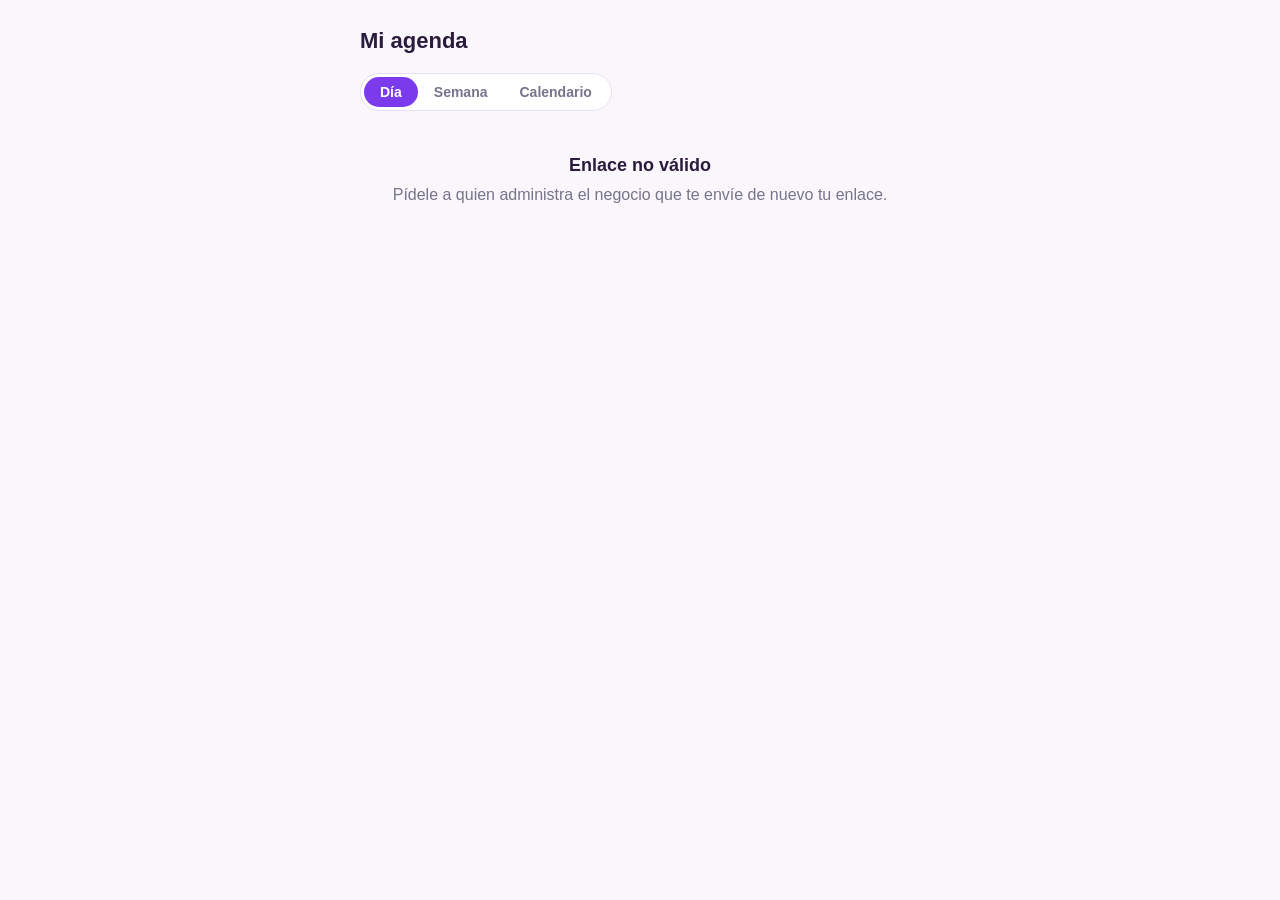
<file: mi-agenda.html>
<!doctype html>
<html lang="es">
<head>
<meta charset="utf-8">
<meta name="viewport" content="width=device-width,initial-scale=1,viewport-fit=cover">
<meta name="robots" content="noindex,nofollow">
<meta name="referrer" content="no-referrer">
<meta name="theme-color" content="#7c3aed">
<title>Mi agenda · Annly</title>
<style>
:root{--bg:#faf7fc;--card:#fff;--ink:#2b1b3d;--soft:#77738a;--line:#e8def3;--purple:#7c3aed;--onp:#fff;--amber:#b45309;--amberbg:#fff4e0;--green:#15803d;--greenbg:#e7f8ee}
@media(prefers-color-scheme:dark){:root{--bg:#171022;--card:#221733;--ink:#f3ecfb;--soft:#a79bb8;--line:#3a2b52;--amberbg:#3a2a10;--amber:#f5c26b;--greenbg:#12301f;--green:#6fdc98}}
*{box-sizing:border-box}
body{margin:0;background:var(--bg);color:var(--ink);font:16px/1.4 -apple-system,BlinkMacSystemFont,"Segoe UI",Roboto,Arial,sans-serif;padding:0 16px calc(24px + env(safe-area-inset-bottom))}
.wrap{max-width:560px;margin:0 auto}
header{padding:calc(18px + env(safe-area-inset-top)) 0 10px;display:flex;align-items:flex-start;justify-content:space-between;gap:12px}
h1{font-size:22px;margin:0}
.logo{display:block;max-height:46px;max-width:150px;object-fit:contain;margin:0 0 8px}
body.elegante h1,body.elegante .nav .ctr,body.elegante .hora,body.elegante .nom,body.elegante .srv{font-family:'Cormorant Garamond',Georgia,serif}
body.elegante{font-variant-numeric:lining-nums}
body.elegante h1{font-size:25px}
.neg{font-size:13px;color:var(--soft);margin-top:2px}
button.act{border:1px solid var(--line);background:var(--card);color:var(--purple);border-radius:999px;padding:9px 14px;font-weight:600;font-size:14px;font-family:inherit;cursor:pointer;white-space:nowrap}
button.act:disabled{opacity:.6}
.barra{display:flex;align-items:center;gap:8px;margin:4px 0 6px}
.seg{display:flex;background:var(--card);border:1px solid var(--line);border-radius:999px;padding:3px}
.seg button{border:0;background:none;color:var(--soft);font-family:inherit;font-weight:700;font-size:14px;padding:7px 16px;border-radius:999px;cursor:pointer}
.seg button.on{background:var(--purple);color:var(--onp)}
.nav{display:flex;align-items:center;justify-content:space-between;gap:8px;margin:12px 0 4px}
.nav button{border:1px solid var(--line);background:var(--card);color:var(--purple);border-radius:50%;width:42px;height:42px;font-size:20px;line-height:1;cursor:pointer;font-family:inherit}
.nav button:disabled{opacity:.35}
.nav .ctr{flex:1;text-align:center;font-weight:800;font-size:17px}
.nav .ctr small{display:block;font-weight:500;font-size:12px;color:var(--soft)}
.hoy-btn{border:0;background:none;color:var(--purple);font-weight:700;font-size:13px;cursor:pointer;font-family:inherit;padding:0;margin-top:2px}
.dia.pasado{opacity:.6}
.libre{color:var(--soft);font-size:14px;padding:2px 2px 4px}
.dia{margin:20px 0 8px;font-size:13px;font-weight:700;letter-spacing:.04em;text-transform:uppercase;color:var(--soft)}
.dia b{color:var(--ink)}
.cita{background:var(--card);border:1px solid var(--line);border-radius:16px;padding:12px 14px;margin-bottom:8px;display:flex;gap:12px}
.hora{min-width:64px;font-weight:800;font-size:17px;line-height:1.15}
.hora small{display:block;font-weight:500;font-size:12px;color:var(--soft)}
.info{flex:1;min-width:0}
.nom{font-weight:800;font-size:17px;line-height:1.2;overflow-wrap:anywhere}
.srv{font-weight:600;color:var(--soft);font-size:14.5px;margin-top:1px}
.cli{color:var(--soft);font-size:14px;margin-top:2px;overflow-wrap:anywhere}
.cli a{color:var(--purple);text-decoration:none;font-weight:600}
.tag{display:inline-block;font-size:11px;font-weight:700;border-radius:999px;padding:2px 8px;margin-top:6px;margin-right:6px}
.tag.pc{background:var(--amberbg);color:var(--amber)}
.tag.ok{background:var(--greenbg);color:var(--green)}
.tag.sd{background:var(--bg);color:var(--soft);border:1px solid var(--line)}
.vacio,.error{text-align:center;color:var(--soft);padding:36px 12px}
.error h2{color:var(--ink);font-size:18px;margin:0 0 6px}
.mas{display:block;margin:14px auto 0}
.mes{display:grid;grid-template-columns:repeat(7,1fr);gap:4px;margin:10px 0 4px}
.mes .h{text-align:center;font-size:11px;font-weight:700;color:var(--soft);padding:2px 0}
.mes button.d{aspect-ratio:1/1.1;border:1px solid var(--line);background:var(--card);color:var(--ink);border-radius:12px;display:flex;flex-direction:column;align-items:center;justify-content:center;gap:1px;font-family:inherit;font-size:15px;font-weight:600;cursor:pointer;padding:0}
.mes .vac{visibility:hidden}
.mes button.d:disabled{opacity:.35;cursor:default}
.mes button.d.hoy{border-color:var(--purple);box-shadow:inset 0 0 0 1px var(--purple)}
.mes button.d.sel{background:var(--purple);border-color:var(--purple);color:var(--onp)}
.mes .n{font-size:10px;font-weight:800;line-height:1.2;min-width:16px;border-radius:999px;padding:0 5px;background:var(--greenbg);color:var(--green)}
.mes .n.pc{background:var(--amberbg);color:var(--amber)}
.mes .n.v{visibility:hidden}
.mes button.d.sel .n{background:rgba(255,255,255,.9);color:var(--purple)}
.inst{text-align:center;margin:14px 0 0}
.inst .act{padding:10px 18px}
.inst-ios{font-size:13px;color:var(--soft);margin-top:6px}
.pie{text-align:center;font-size:12px;color:var(--soft);margin-top:22px}
</style>
</head>
<body>
<div class="wrap">
  <header>
    <div><img class="logo" id="logo" alt="" hidden><h1 id="titulo">Mi agenda</h1><div class="neg" id="neg"></div></div>
    <button class="act" id="refrescar" type="button" hidden>Actualizar</button>
  </header>
  <div class="barra"><div class="seg" role="tablist"><button type="button" id="vDia" class="on">Día</button><button type="button" id="vSem">Semana</button><button type="button" id="vMes">Calendario</button></div></div>
  <div id="nav"></div>
  <main id="lista"><div class="vacio">Cargando tu agenda…</div></main>
  <div class="pie" id="pie" hidden></div>
  <div class="inst" id="instalar" hidden><button class="act" id="instalarBtn" type="button" hidden>Instalar en tu celular</button><div class="inst-ios" id="instalarIos" hidden>En iPhone: toca <b>Compartir</b> y luego <b>Agregar a inicio</b> para tenerla como app.</div></div>
</div>
<script src="/instalable.js?v=3"></script>
<script>
(function () {
  var URL_FN = 'https://hokrimtsyseuqfjjvmxu.supabase.co/functions/v1/agenda-profesional';
  var lista = document.getElementById('lista'), btn = document.getElementById('refrescar'), pie = document.getElementById('pie');
  var token = (new URLSearchParams(location.search).get('t') || '').trim();
  // Enlace corto: /agenda/paola-3fa9c01b27de (el largo ?t=... sigue funcionando)
  var mCod = location.pathname.match(/\/agenda\/([a-z0-9-]{1,60})\/?$/i), codigo = mCod ? mCod[1].toLowerCase() : '';
  var DIAS = ['domingo', 'lunes', 'martes', 'miércoles', 'jueves', 'viernes', 'sábado'], MESES = ['ene', 'feb', 'mar', 'abr', 'may', 'jun', 'jul', 'ago', 'sep', 'oct', 'nov', 'dic'], MESES_L = ['enero', 'febrero', 'marzo', 'abril', 'mayo', 'junio', 'julio', 'agosto', 'septiembre', 'octubre', 'noviembre', 'diciembre'];
  var datos = null;

  function el(tag, cls, txt) { var e = document.createElement(tag); if (cls) e.className = cls; if (txt != null) e.textContent = txt; return e; }
  function parteFecha(iso) { var p = iso.split('-'); return new Date(+p[0], +p[1] - 1, +p[2]); }
  function suma(iso, n) { var d = parteFecha(iso); d.setDate(d.getDate() + n); return d.getFullYear() + '-' + String(d.getMonth() + 1).padStart(2, '0') + '-' + String(d.getDate()).padStart(2, '0'); }
  function etiquetaDia(iso, hoy) {
    var d = parteFecha(iso), f = DIAS[d.getDay()] + ' ' + d.getDate() + ' ' + MESES[d.getMonth()];
    if (iso === hoy) return ['Hoy', f];
    if (iso === suma(hoy, 1)) return ['Mañana', f];
    return [f.charAt(0).toUpperCase() + f.slice(1), ''];
  }
  function hora12(h) { var p = String(h || '').split(':'), n = parseInt(p[0], 10); if (isNaN(n)) return ''; return ((n % 12) || 12) + ':' + (p[1] || '00') + ' ' + (n >= 12 ? 'p. m.' : 'a. m.'); }
  function horaFin(h, min) {
    if (!min) return ''; var p = String(h).split(':'), t = parseInt(p[0], 10) * 60 + parseInt(p[1] || '0', 10) + Number(min), n = Math.floor(t / 60) % 24;
    return hora12(String(n).padStart(2, '0') + ':' + String(t % 60).padStart(2, '0'));
  }
  function solo(tel) { return String(tel || '').replace(/\D/g, ''); }


  // ---- Marca del negocio: colores, tipografía y logo, para que la página se vea como la suya ----
  function hexRgb(h) { var m = /^#?([0-9a-f]{6})$/i.exec(String(h || '').trim()); if (!m) return null; var n = parseInt(m[1], 16); return [n >> 16 & 255, n >> 8 & 255, n & 255]; }
  function lum(c) { var a = c.map(function (v) { v /= 255; return v <= .03928 ? v / 12.92 : Math.pow((v + .055) / 1.055, 2.4); }); return .2126 * a[0] + .7152 * a[1] + .0722 * a[2]; }
  function mezcla(a, b, k) { return a.map(function (v, i) { return Math.round(v * (1 - k) + b[i] * k); }); }
  function css(c) { return 'rgb(' + c.join(',') + ')'; }
  function aplicarMarca(m) {
    if (!m) return;
    var r0 = document.documentElement.style; ['--purple', '--onp', '--bg', '--line', '--ink', '--soft'].forEach(function (k) { r0.removeProperty(k); }); document.body.classList.remove('elegante');
    var r = document.documentElement.style, c1 = hexRgb(m.color), c2 = hexRgb(m.color2), base = c1 || c2;
    if (base) {
      var oscuro = window.matchMedia && matchMedia('(prefers-color-scheme: dark)').matches, acc = c2 || c1, i = 0;
      if (!oscuro) {
        while (lum(acc) > .2 && i++ < 16) acc = mezcla(acc, [0, 0, 0], .12);                 // acento oscuro: se lee con texto blanco
        r.setProperty('--purple', css(acc)); r.setProperty('--onp', '#fff');
        r.setProperty('--bg', css(mezcla(base, [255, 255, 255], .94))); r.setProperty('--line', css(mezcla(base, [255, 255, 255], .78)));
        r.setProperty('--ink', css(mezcla(c2 || base, [0, 0, 0], .55))); r.setProperty('--soft', css(mezcla(c2 || base, [120, 118, 125], .6)));
        var tc = document.querySelector('meta[name=theme-color]'); if (tc) tc.setAttribute('content', css(mezcla(base, [255, 255, 255], .94)));
      } else {
        acc = c1 || c2; while (lum(acc) < .25 && i++ < 16) acc = mezcla(acc, [255, 255, 255], .12);
        r.setProperty('--purple', css(acc)); r.setProperty('--onp', '#1b1216');
      }
    }
    if (/garamond/i.test(m.fuente || '')) {
      if (!document.getElementById('fuente-elegante')) { var l = document.createElement('link'); l.id = 'fuente-elegante'; l.rel = 'stylesheet'; l.href = 'https://fonts.googleapis.com/css2?family=Cormorant+Garamond:wght@500;600;700&display=swap'; document.head.appendChild(l); }
      document.body.classList.add('elegante');
    }
    // Barra de estado del celular: del color de fondo de la página (también cuando está instalada como app)
    var tc2 = document.querySelector('meta[name=theme-color]'), bgc = getComputedStyle(document.documentElement).getPropertyValue('--bg').trim();
    if (tc2 && bgc) tc2.setAttribute('content', bgc);
    var lg = document.getElementById('logo');
    if (lg && /^https:\/\//i.test(m.logo || '')) { lg.src = m.logo; lg.hidden = false; lg.onerror = function () { lg.hidden = true; }; }
  }

  function error(t, d) { lista.textContent = ''; document.getElementById('nav').textContent = ''; document.querySelector('.barra').hidden = true; var b = el('div', 'error'); b.appendChild(el('h2', null, t)); b.appendChild(el('div', null, d)); lista.appendChild(b); btn.hidden = true; }

  var modo = 'dia', ref = null, MIN = null, MAX = null;
  try { var gm = localStorage.getItem('annlyAgendaModo'); if (gm === 'semana' || gm === 'mes') modo = gm; } catch (e) {}
  var NOM3 = ['Lun', 'Mar', 'Mié', 'Jue', 'Vie', 'Sáb', 'Dom'];
  function lunesDe(iso) { var d = parteFecha(iso), k = (d.getDay() + 6) % 7; return suma(iso, -k); }
  function tarjeta(c) {
    var card = el('div', 'cita'), hr = el('div', 'hora', hora12(c.hora)), fin = horaFin(c.hora, c.duracion);
    if (fin) hr.appendChild(el('small', null, 'hasta ' + fin));
    var inf = el('div', 'info'); inf.appendChild(el('div', 'nom', c.cliente || 'Cliente')); inf.appendChild(el('div', 'srv', c.servicio || 'Cita'));
    var cl = el('div', 'cli'), t = solo(c.telefono);
    if (t) { var a = el('a', null, c.telefono); a.href = 'tel:' + t; cl.appendChild(a); var w = el('a', null, ' WhatsApp'); w.href = 'https://wa.me/' + (t.length === 8 ? '507' + t : t); w.target = '_blank'; w.rel = 'noopener'; cl.appendChild(document.createTextNode(' · ')); cl.appendChild(w); }
    inf.appendChild(cl);
    if (c.estado === 'por_confirmar' || c.estado === 'pendiente') inf.appendChild(el('span', 'tag pc', 'Por confirmar'));
    else inf.appendChild(el('span', 'tag ok', 'Confirmada'));
    if (c.sede) inf.appendChild(el('span', 'tag sd', c.sede));
    card.appendChild(hr); card.appendChild(inf); return card;
  }
  function titDia(f, n, hoy) {
    var et = etiquetaDia(f, hoy), h = el('div', 'dia' + (f < hoy ? ' pasado' : '')), b = el('b', null, et[0]);
    h.appendChild(b); if (et[1]) h.appendChild(document.createTextNode(' · ' + et[1]));
    h.appendChild(document.createTextNode(' · ' + (n ? n + (n === 1 ? ' cita' : ' citas') : 'sin citas')));
    return h;
  }
  function boton(txt, fn, dis, aria) { var b = el('button', null, txt); b.type = 'button'; b.disabled = !!dis; if (aria) b.setAttribute('aria-label', aria); b.addEventListener('click', fn); return b; }

  function pintar() {
    var d = datos, nav = document.getElementById('nav'); lista.textContent = ''; nav.textContent = '';
    document.getElementById('titulo').textContent = 'Agenda de ' + d.profesional;
    document.getElementById('neg').textContent = d.negocio;
    document.title = 'Agenda de ' + d.profesional + ' · Annly';
    document.getElementById('vDia').className = modo === 'dia' ? 'on' : '';
    document.getElementById('vSem').className = modo === 'semana' ? 'on' : '';
    document.getElementById('vMes').className = modo === 'mes' ? 'on' : '';
    MIN = suma(d.hoy, -7); MAX = suma(d.hoy, 60);
    if (!ref) ref = d.hoy;
    var por = {}; d.citas.forEach(function (c) { (por[c.fecha] = por[c.fecha] || []).push(c); });
    var n = el('div', 'nav'), ctr = el('div', 'ctr'), irHoy = null;
    if (modo === 'dia') {
      var et = etiquetaDia(ref, d.hoy), cant = (por[ref] || []).length;
      ctr.appendChild(document.createTextNode(et[0] === 'Hoy' || et[0] === 'Mañana' ? et[0] : et[0]));
      ctr.appendChild(el('small', null, (et[1] || '') + (et[1] ? ' · ' : '') + (cant ? cant + (cant === 1 ? ' cita' : ' citas') : 'sin citas')));
      n.appendChild(boton('‹', function () { ref = suma(ref, -1); pintar(); }, ref <= MIN, 'Día anterior')); n.appendChild(ctr);
      n.appendChild(boton('›', function () { ref = suma(ref, 1); pintar(); }, ref >= MAX, 'Día siguiente'));
      if (ref !== d.hoy) irHoy = true;
      nav.appendChild(n);
      if (irHoy) { var hb = el('div'); hb.style.textAlign = 'center'; var hbtn = el('button', 'hoy-btn', 'Ir a hoy'); hbtn.type = 'button'; hbtn.addEventListener('click', function () { ref = d.hoy; pintar(); }); hb.appendChild(hbtn); nav.appendChild(hb); }
      if (!cant) lista.appendChild(el('div', 'vacio', ref < d.hoy ? 'No hubo citas este día.' : 'No tienes citas este día.'));
      (por[ref] || []).forEach(function (c) { lista.appendChild(tarjeta(c)); });
    } else if (modo === 'mes') {
      var pr = ref.slice(0, 8) + '01', dm = parteFecha(pr), primerMes = MIN.slice(0, 8) + '01', ultMes = MAX.slice(0, 8) + '01';
      function irMes(delta) {
        var x = new Date(dm.getFullYear(), dm.getMonth() + delta, 1), f = x.getFullYear() + '-' + String(x.getMonth() + 1).padStart(2, '0') + '-01';
        ref = d.hoy.slice(0, 7) === f.slice(0, 7) ? d.hoy : (f < MIN ? MIN : (f > MAX ? MAX : f)); pintar();
      }
      ctr.appendChild(document.createTextNode(MESES_L[dm.getMonth()].charAt(0).toUpperCase() + MESES_L[dm.getMonth()].slice(1) + ' ' + dm.getFullYear()));
      n.appendChild(boton('‹', function () { irMes(-1); }, pr <= primerMes, 'Mes anterior')); n.appendChild(ctr);
      n.appendChild(boton('›', function () { irMes(1); }, pr >= ultMes, 'Mes siguiente'));
      nav.appendChild(n);
      if (ref.slice(0, 7) !== d.hoy.slice(0, 7) || ref !== d.hoy) { var hb3 = el('div'); hb3.style.textAlign = 'center'; var hbtn3 = el('button', 'hoy-btn', 'Ir a hoy'); hbtn3.type = 'button'; hbtn3.addEventListener('click', function () { ref = d.hoy; pintar(); }); hb3.appendChild(hbtn3); nav.appendChild(hb3); }
      var cuad = el('div', 'mes'), k;
      NOM3.forEach(function (t) { cuad.appendChild(el('div', 'h', t)); });
      for (k = 0; k < (dm.getDay() + 6) % 7; k++) cuad.appendChild(el('div', 'vac'));
      var diasMes = new Date(dm.getFullYear(), dm.getMonth() + 1, 0).getDate();
      for (k = 1; k <= diasMes; k++) {
        (function (dia) {
          var f = pr.slice(0, 8) + String(dia).padStart(2, '0'), ls = por[f] || [], b = el('button', 'd' + (f === d.hoy ? ' hoy' : '') + (f === ref ? ' sel' : ''));
          b.type = 'button'; b.appendChild(document.createTextNode(String(dia)));
          var pc = ls.some(function (c) { return c.estado === 'por_confirmar' || c.estado === 'pendiente'; });
          b.appendChild(el('span', 'n' + (pc ? ' pc' : '') + (ls.length ? '' : ' v'), String(ls.length || 0)));
          if (f < MIN || f > MAX) b.disabled = true; else b.addEventListener('click', function () { ref = f; pintar(); });
          b.setAttribute('aria-label', dia + ' de ' + MESES_L[dm.getMonth()] + ': ' + (ls.length ? ls.length + (ls.length === 1 ? ' cita' : ' citas') : 'sin citas'));
          cuad.appendChild(b);
        })(k);
      }
      lista.appendChild(cuad);
      var sel = por[ref] || [];
      lista.appendChild(titDia(ref, sel.length, d.hoy));
      if (!sel.length) lista.appendChild(el('div', 'libre', ref < d.hoy ? 'No hubo citas este día.' : 'Libre'));
      sel.forEach(function (c) { lista.appendChild(tarjeta(c)); });
    } else {
      var lun = lunesDe(ref), dom = suma(lun, 6), total = 0, i;
      for (i = 0; i < 7; i++) total += (por[suma(lun, i)] || []).length;
      var a = parteFecha(lun), b2 = parteFecha(dom);
      ctr.appendChild(document.createTextNode(a.getDate() + ' ' + MESES[a.getMonth()] + ' – ' + b2.getDate() + ' ' + MESES[b2.getMonth()]));
      ctr.appendChild(el('small', null, (lun <= d.hoy && d.hoy <= dom ? 'Esta semana · ' : '') + (total ? total + (total === 1 ? ' cita' : ' citas') : 'sin citas')));
      n.appendChild(boton('‹', function () { ref = suma(lun, -7); pintar(); }, suma(lun, -1) < MIN, 'Semana anterior')); n.appendChild(ctr);
      n.appendChild(boton('›', function () { ref = suma(lun, 7); pintar(); }, suma(lun, 7) > MAX, 'Semana siguiente'));
      nav.appendChild(n);
      if (!(lun <= d.hoy && d.hoy <= dom)) { var hb2 = el('div'); hb2.style.textAlign = 'center'; var hbtn2 = el('button', 'hoy-btn', 'Ir a esta semana'); hbtn2.type = 'button'; hbtn2.addEventListener('click', function () { ref = d.hoy; pintar(); }); hb2.appendChild(hbtn2); nav.appendChild(hb2); }
      for (i = 0; i < 7; i++) {
        var f = suma(lun, i), lst = por[f] || [];
        lista.appendChild(titDia(f, lst.length, d.hoy));
        if (!lst.length) lista.appendChild(el('div', 'libre', f < MIN ? '—' : 'Libre'));
        lst.forEach(function (c) { lista.appendChild(tarjeta(c)); });
      }
    }
  }
  function cambiar(m) { modo = m; try { localStorage.setItem('annlyAgendaModo', m); } catch (e) {} if (datos) pintar(); }
  document.getElementById('vDia').addEventListener('click', function () { cambiar('dia'); });
  document.getElementById('vSem').addEventListener('click', function () { cambiar('semana'); });
  document.getElementById('vMes').addEventListener('click', function () { cambiar('mes'); });

  var instalada = false;
  function hacerInstalable(d) {
    if (instalada || !window.annlyInstalable) return; instalada = true;
    var cod = /^[a-z0-9-]{1,40}-[a-f0-9]{12}$/.test(codigo);
    window.annlyInstalable({ nombre: 'Agenda de ' + d.profesional + (d.negocio ? ' · ' + d.negocio : ''), corto: String(d.profesional || 'Mi agenda').split(' ')[0],
      startUrl: location.origin + (cod ? '/agenda/' + codigo : '/mi-agenda.html' + location.search), scope: location.origin + (cod ? '/agenda/' + codigo : '/mi-agenda.html'), logo: d.marca && d.marca.logo });
  }
  function cargar() {
    if (!/^[a-f0-9]{48}$/i.test(token) && !/^[a-z0-9-]{1,40}-[a-f0-9]{12}$/.test(codigo)) { error('Enlace no válido', 'Pídele a quien administra el negocio que te envíe de nuevo tu enlace.'); return Promise.resolve(); }
    btn.disabled = true;
    return fetch(URL_FN, { method: 'POST', headers: { 'Content-Type': 'application/json' }, body: JSON.stringify(/^[a-f0-9]{48}$/i.test(token) ? { t: token } : { c: codigo }) })
      .then(function (r) { return r.json().catch(function () { return {}; }).then(function (j) { return { s: r.status, j: j }; }); })
      .then(function (x) {
        if (x.j && x.j.ok) { datos = x.j; btn.hidden = false; aplicarMarca(x.j.marca); pintar(); hacerInstalable(x.j); pie.hidden = false; pie.textContent = 'Actualizado a las ' + new Date().toLocaleTimeString('es-PA', { hour: 'numeric', minute: '2-digit' }) + ' · Solo lectura'; }
        else if (x.s === 404) error('Enlace no disponible', 'Este enlace ya no funciona. Pídele a quien administra el negocio uno nuevo.');
        else if (!datos) error('No pude cargar tu agenda', 'Revisa tu conexión y toca Actualizar.');
      })
      .catch(function () { if (!datos) { error('Sin conexión', 'No pude cargar tu agenda. Inténtalo de nuevo en un momento.'); btn.hidden = false; } })
      .then(function () { btn.disabled = false; });
  }
  btn.addEventListener('click', cargar);
  document.addEventListener('visibilitychange', function () { if (!document.hidden && datos) cargar(); });
  setInterval(function () { if (!document.hidden && datos) cargar(); }, 120000);
  cargar();
})();
</script>
</body>
</html>
</file>
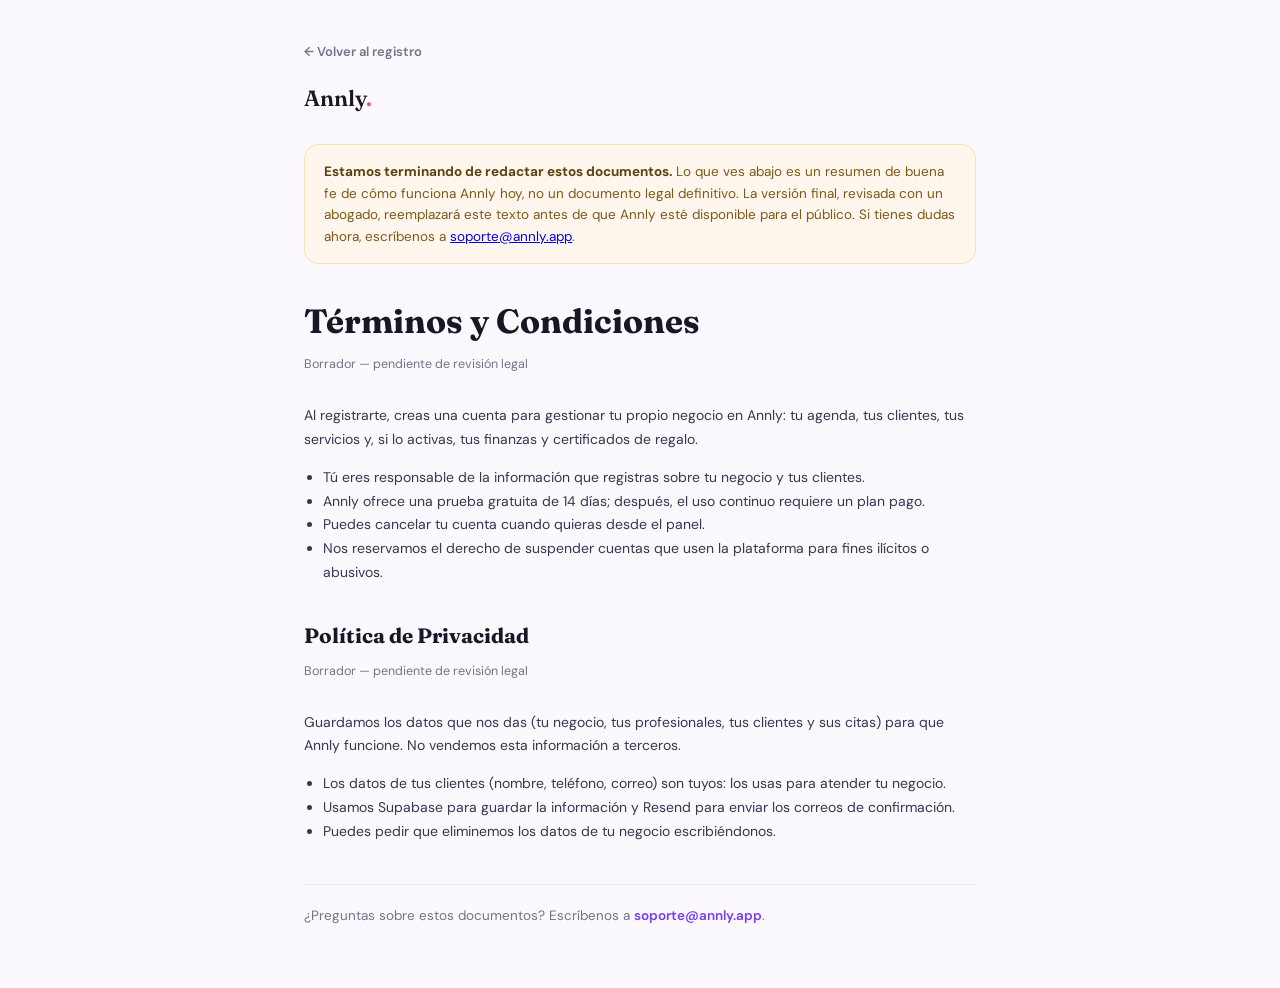
<file: politicas.html>
<!DOCTYPE html>
<html lang="es">
<head>
<meta charset="UTF-8"/>
<meta name="viewport" content="width=device-width, initial-scale=1.0"/>
<title>Términos y Política de Privacidad — Annly</title>
<link rel="preconnect" href="https://fonts.googleapis.com">
<link href="https://fonts.googleapis.com/css2?family=DM+Sans:wght@400;500;600;700;800&family=Fraunces:ital,opsz,wght@1,9..144,500;1,9..144,600&display=swap" rel="stylesheet">
<style>
  :root{--violet:#7C3AED;--violet-deep:#5B21B6;--pink:#EC4899;--ink:#1A1625;--ink-soft:#77728A;--line:#ECE7F5;}
  *{box-sizing:border-box;}
  body{font-family:'DM Sans',sans-serif;color:var(--ink);margin:0;background:#FBF8FE;-webkit-font-smoothing:antialiased;}
  .wrap{max-width:720px;margin:0 auto;padding:2.5rem 1.5rem 4rem;}
  .back{display:inline-flex;align-items:center;gap:6px;font-size:13px;font-weight:600;color:var(--ink-soft);text-decoration:none;margin-bottom:1.5rem;}
  .back:hover{color:var(--violet);}
  .logo{font-family:'Fraunces',serif;font-weight:600;font-size:22px;margin-bottom:2rem;}
  .logo span{color:var(--pink);}
  h1{font-family:'Fraunces',serif;font-size:clamp(1.6rem,4vw,2.1rem);margin:0 0 .3rem;}
  .updated{font-size:12.5px;color:var(--ink-soft);margin-bottom:1.8rem;}
  .notice{background:#FFF7ED;border:1px solid #FDE0B2;border-radius:14px;padding:1rem 1.2rem;font-size:13.5px;line-height:1.6;color:#7A5A17;margin-bottom:2.2rem;}
  .notice b{color:#5B4110;}
  section{margin-bottom:2.4rem;scroll-margin-top:1.5rem;}
  section h2{font-size:16px;margin:0 0 .6rem;color:var(--violet-deep);}
  section p, section li{font-size:14px;line-height:1.7;color:#3A3550;}
  section ul{padding-left:1.2rem;margin:.4rem 0;}
  .contact{font-size:13.5px;color:var(--ink-soft);border-top:1px solid var(--line);padding-top:1.4rem;margin-top:2.5rem;}
  .contact a{color:var(--violet);font-weight:600;text-decoration:none;}
</style>
</head>
<body>
<div class="wrap">
  <a class="back" href="registro.html">&larr; Volver al registro</a>
  <div class="logo">Annly<span>.</span></div>

  <div class="notice">
    <b>Estamos terminando de redactar estos documentos.</b> Lo que ves abajo es un resumen de buena fe de cómo funciona Annly hoy, no un documento legal definitivo. La versión final, revisada con un abogado, reemplazará este texto antes de que Annly esté disponible para el público. Si tienes dudas ahora, escríbenos a <a href="mailto:soporte@annly.app">soporte@annly.app</a>.
  </div>

  <section id="terminos">
    <h1>Términos y Condiciones</h1>
    <p class="updated">Borrador — pendiente de revisión legal</p>
    <p>Al registrarte, creas una cuenta para gestionar tu propio negocio en Annly: tu agenda, tus clientes, tus servicios y, si lo activas, tus finanzas y certificados de regalo.</p>
    <ul>
      <li>Tú eres responsable de la información que registras sobre tu negocio y tus clientes.</li>
      <li>Annly ofrece una prueba gratuita de 14 días; después, el uso continuo requiere un plan pago.</li>
      <li>Puedes cancelar tu cuenta cuando quieras desde el panel.</li>
      <li>Nos reservamos el derecho de suspender cuentas que usen la plataforma para fines ilícitos o abusivos.</li>
    </ul>
  </section>

  <section id="privacidad">
    <h2 style="font-family:'Fraunces',serif;font-size:1.3rem;color:var(--ink);">Política de Privacidad</h2>
    <p class="updated">Borrador — pendiente de revisión legal</p>
    <p>Guardamos los datos que nos das (tu negocio, tus profesionales, tus clientes y sus citas) para que Annly funcione. No vendemos esta información a terceros.</p>
    <ul>
      <li>Los datos de tus clientes (nombre, teléfono, correo) son tuyos: los usas para atender tu negocio.</li>
      <li>Usamos Supabase para guardar la información y Resend para enviar los correos de confirmación.</li>
      <li>Puedes pedir que eliminemos los datos de tu negocio escribiéndonos.</li>
    </ul>
  </section>

  <div class="contact">
    ¿Preguntas sobre estos documentos? Escríbenos a <a href="mailto:soporte@annly.app">soporte@annly.app</a>.
  </div>
</div>
</body>
</html>
</file>
